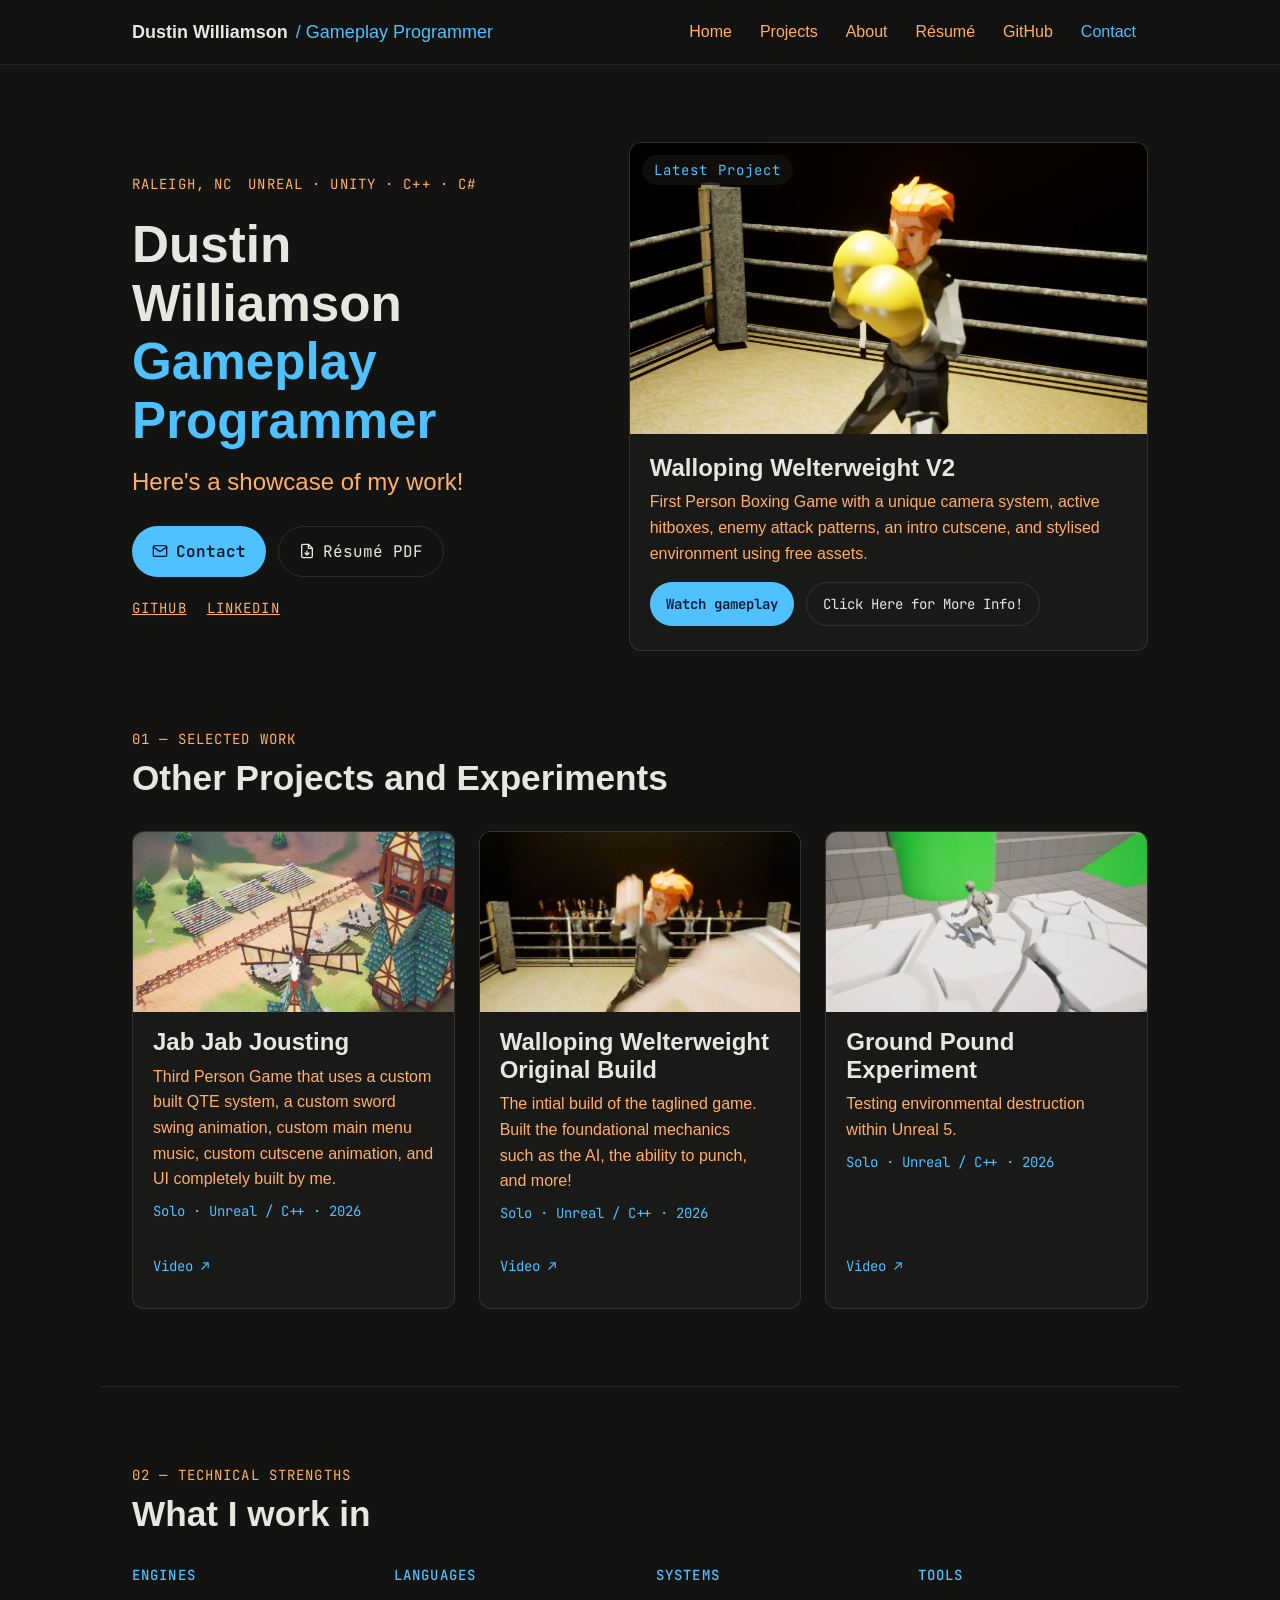
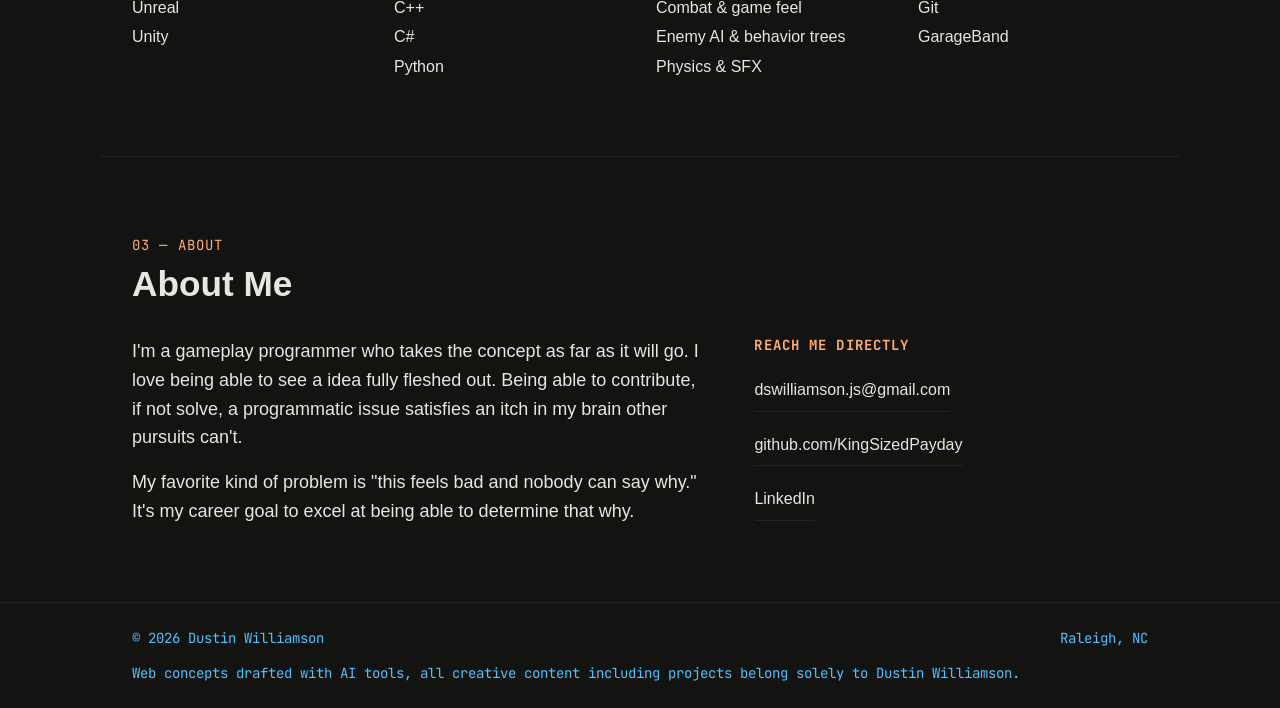
<file: index.html>
<!DOCTYPE html>
<html lang="en">
<head>
  <meta charset="UTF-8" />
  <meta name="viewport" content="width=device-width, initial-scale=1.0" />
  <title>Dustin Williamson — Gameplay Programmer</title>
  <meta name="description" content="Portfolio of Dustin Williamson, gameplay programmer. Unreal, Unity, C++, C#." />
  <link rel="icon" href="data:image/svg+xml,%3Csvg xmlns='http://www.w3.org/2000/svg' viewBox='0 0 32 32'%3E%3Crect width='32' height='32' rx='6' fill='%23131311'/%3E%3Ctext x='16' y='22' font-family='monospace' font-size='16' fill='%234FC1FF' text-anchor='middle'%3EDW%3C/text%3E%3C/svg%3E" />
  <link rel="preconnect" href="https://api.fontshare.com" />
  <link rel="preconnect" href="https://fonts.googleapis.com" />
  <link rel="preconnect" href="https://fonts.gstatic.com" crossorigin />
  <link href="https://api.fontshare.com/v2/css?f[]=clash-display@400,500,600&f[]=satoshi@400,500,700&display=swap" rel="stylesheet" />
  <link href="https://fonts.googleapis.com/css2?family=JetBrains+Mono:wght@400;600&display=swap" rel="stylesheet" />
  <link rel="stylesheet" href="css/styles.css" />
</head>
<body>
  <a class="skip-link" href="#main">Skip to content</a>

  <header class="site-header">
    <div class="container site-header__inner">
      <a class="brand" href="index.html">
        <span>Dustin Williamson</span>
        <span>/ Gameplay Programmer</span>
      </a>
      <button class="nav-toggle" data-nav-toggle aria-expanded="false" aria-controls="site-nav">
        <svg viewBox="0 0 24 24" fill="none" stroke="currentColor" stroke-width="2" stroke-linecap="round" aria-hidden="true"><path d="M4 7h16M4 12h16M4 17h16"/></svg>
        <span class="sr-only">Menu</span>
      </button>
      <nav class="site-nav" id="site-nav" data-nav aria-label="Main">
        <a href="index.html">Home</a>
        <a href="#work">Projects</a>
        <a href="#about">About</a>
        <a href="resume.pdf" download>Résumé</a>
        <a href="https://github.com/KingSizedPayday" target="_blank" rel="noopener">GitHub</a>
        <a class="nav-cta" href="mailto:dswilliamson.js@gmail.com">Contact</a>
      </nav>
    </div>
  </header>

  <main id="main">
    <!-- HERO -->
    <section class="hero container" aria-labelledby="hero-heading">
      <div class="hero__grid">
        <div>
          <p class="hero__kicker">
            <span class="mono-label">Raleigh, NC</span>
            <span class="mono-label">Unreal · Unity · C++ · C#</span>
          </p>
          <h1 id="hero-heading">Dustin Williamson<br /><span class="hero__role">Gameplay Programmer</span></h1>
          <p class="hero__tagline">Here's a showcase of my work!</p>
          <div class="hero__actions">
            <a class="btn btn--primary" href="mailto:dswilliamson.js@gmail.com">
              <svg width="16" height="16" viewBox="0 0 24 24" fill="none" stroke="currentColor" stroke-width="2" stroke-linecap="round" stroke-linejoin="round" aria-hidden="true"><path d="M4 4h16c1.1 0 2 .9 2 2v12c0 1.1-.9 2-2 2H4c-1.1 0-2-.9-2-2V6c0-1.1.9-2 2-2z"/><path d="m22 6-10 7L2 6"/></svg>
              Contact
            </a>
            <a class="btn btn--ghost" href="resume.pdf" download>
              <svg width="16" height="16" viewBox="0 0 24 24" fill="none" stroke="currentColor" stroke-width="2" stroke-linecap="round" stroke-linejoin="round" aria-hidden="true"><path d="M14 2H6a2 2 0 0 0-2 2v16a2 2 0 0 0 2 2h12a2 2 0 0 0 2-2V8z"/><path d="M14 2v6h6M12 18v-6M9 15l3 3 3-3"/></svg>
              Résumé PDF
            </a>
          </div>
          <p class="hero__meta mono-label">
            <a href="https://github.com/KingSizedPayday" target="_blank" rel="noopener" style="color:inherit">GitHub</a>
            <a href="https://www.linkedin.com/in/dustin-w-gamedev/" target="_blank" rel="noopener" style="color:inherit">LinkedIn</a>
          </p>
        </div>

        <!-- Walloping Welterweight Revision -->
        <article class="flagship" aria-label="Flagship project">
          <div class="flagship__media">
            <img src="assets/Walloping Welterweight Poster.png" alt="First Person Boxing Game with a unique camera system, active hitboxes, and enemy attack patterns." width="1672" height="940" />
            <span class="flagship__badge">Latest Project</span>
          </div>
          <div class="flagship__body">
            <h2>Walloping Welterweight V2</h2>
            <p class="flagship__contribution">First Person Boxing Game with a unique camera system, active hitboxes, enemy attack patterns, an intro cutscene, and stylised environment using free assets.</p>
            <div class="flagship__actions">
              <a class="btn btn--primary btn--sm" href="https://www.youtube.com/watch?v=kByJWmnYk9w" target="_blank" rel="noopener">Watch gameplay</a>
              <a class="btn btn--ghost btn--sm" href="project.html">Click Here for More Info!</a>
            </div>
          </div>
        </article>
      </div>
    </section>

    <!-- WORK GRID -->
    <section class="section container" id="work" aria-labelledby="work-heading">
      <div class="section-head">
        <p class="mono-label">01 — Selected work</p>
        <h2 id="work-heading">Other Projects and Experiments</h2>
      </div>
      <div class="work-grid">
        <article class="project-card">
          <div class="project-card__media">
            <img src="assets/Environment_Screenshot_Deer.png" alt="Third Person Game made for Game Tech 2 course using a custom built QTE system, a custom sword swing animation, and UI completely built by me" width="1672" height="940" loading="lazy" decoding="async" />
          </div>
          <div class="project-card__body">
            <h3 class="project-card__title"><a href="project-JabJabJousting.html">Jab Jab Jousting</a></h3>
            <p class="project-card__hook">Third Person Game that uses a custom built QTE system, a custom sword swing animation, custom main menu music, custom cutscene animation, and UI completely built by me.</p>
            <p class="project-card__meta">Solo · Unreal / C++ · 2026</p>
            <p class="project-card__links">
              <a href="https://www.youtube.com/watch?v=SP1Z68zv4Zo" target="_blank" rel="noopener">Video ↗</a>
            </p>
          </div>
        </article>

        <article class="project-card">
          <div class="project-card__media">
            <img src="assets/WW_OG.png" alt="Walloping Welterweight V1" width="1672" height="940" loading="lazy" decoding="async" />
          </div>
          <div class="project-card__body">
            <h3 class="project-card__title"><a href="project-WW-OG-Build.html">Walloping Welterweight Original Build</a></h3>
            <p class="project-card__hook">The intial build of the taglined game. Built the foundational mechanics such as the AI, the ability to punch, and more!</p>
            <p class="project-card__meta">Solo · Unreal / C++ · 2026</p>
            <p class="project-card__links">
              <a href="https://www.youtube.com/watch?v=U20_DVmMKRg" target="_blank" rel="noopener">Video ↗</a>
            </p>
          </div>
        </article>

        <article class="project-card">
          <div class="project-card__media">
            <img src="assets/GroundPound_Screenshot.png" alt="Environment Destruction Test through Ground Pound Experiement" width="1672" height="940" loading="lazy" decoding="async" />
          </div>
          <div class="project-card__body">
            <h3 class="project-card__title"><a href="project-groundpound.html">Ground Pound Experiment</a></h3>
            <p class="project-card__hook">Testing environmental destruction within Unreal 5.</p>
            <p class="project-card__meta">Solo · Unreal / C++ · 2026</p>
            <p class="project-card__links">
              <a href="https://www.youtube.com/watch?v=GkvfMj7K5Pw" target="_blank" rel="noopener">Video ↗</a>
            </p>
          </div>
        </article>
      </div>
    </section>

    <!-- SKILLS -->
    <section class="section container" aria-labelledby="skills-heading">
      <div class="section-head">
        <p class="mono-label">02 — Technical strengths</p>
        <h2 id="skills-heading">What I work in</h2>
      </div>
      <div class="skills-grid">
        <div>
          <h3>Engines</h3>
          <ul>
            <li>Unreal</li>
            <li>Unity</li>
          </ul>
        </div>
        <div>
          <h3>Languages</h3>
          <ul>
            <li>C++</li>
            <li>C#</li>
            <li>Python</li>
          </ul>
        </div>
        <div>
          <h3>Systems</h3>
          <ul>
            <li>Combat & game feel</li>
            <li>Enemy AI & behavior trees</li>
            <li>Physics & SFX</li>
          </ul>
        </div>
        <div>
          <h3>Tools</h3>
          <ul>
            <li>Git</li>
            <li>GarageBand</li>
          </ul>
        </div>
      </div>
    </section>

    <!-- ABOUT / CONTACT -->
    <section class="section container" id="about" aria-labelledby="about-heading">
      <div class="section-head">
        <p class="mono-label">03 — About</p>
        <h2 id="about-heading">About Me</h2>
      </div>
      <div class="about-grid">
        <div class="prose">
          <p>I'm a gameplay programmer who takes the concept as far as it will go. I love being able to see a idea fully fleshed out. Being able to contribute, if not solve, a programmatic issue satisfies an itch in my brain other pursuits can't.</p>
          <p>My favorite kind of problem is "this feels bad and nobody can say why." It's my career goal to excel at being able to determine that why.  </p>
        </div>
        <div>
          <h3 class="mono-label" style="margin-bottom: var(--space-4)">Reach me directly</h3>
          <ul class="contact-list">
            <li><a href="mailto:dswilliamson.js@gmail.com">dswilliamson.js@gmail.com</a></li>
            <li><a href="https://github.com/KingSizedPayday" target="_blank" rel="noopener">github.com/KingSizedPayday</a></li>
            <li><a href="https://www.linkedin.com/in/dustin-w-gamedev/" target="_blank" rel="noopener">LinkedIn</a></li>
          </ul>
        </div>
      </div>
    </section>
  </main>

  <footer class="site-footer">
    <div class="container site-footer__inner">
      <span>© 2026 Dustin Williamson</span>
      <span>Raleigh, NC</span>
      Web concepts drafted with AI tools, all creative content including projects belong solely to Dustin Williamson.
    </div>
  </footer>

  <script src="js/main.js" defer></script>
<script data-pplx-inline-edit>
(function () {
  if (window === window.top) return;

  // All responses go to window.top with targetOrigin = the allowlisted origin.
  function postToTrustedTop(message) {
    if (!trustedTopOrigin) return;
    try {
      window.top.postMessage(message, trustedTopOrigin);
    } catch (_error) {}
  }

  const PICK_CAPABILITIES = ["pick"];
  const PICK_CHAIN_LENGTH = 4;
  const PICK_MAX_TEXT_CHARS = 120;
  const PICK_MAX_HTML_CHARS = 300;

  function truncate(value, maxChars) {
    return value.length > maxChars ? value.slice(0, maxChars - 1) + "…" : value;
  }

  function isPickableElement(element) {
    return (
      element instanceof Element &&
      element !== document.documentElement &&
      element !== document.body
    );
  }

  function resolvePickTarget(x, y) {
    if (!Number.isFinite(x) || !Number.isFinite(y)) return null;
    const element = document.elementFromPoint(x, y);
    return isPickableElement(element) ? element.closest("svg") || element : null;
  }

  function pickLabel(element) {
    if (element.id) return element.localName + "#" + element.id;
    return [element.localName].concat(Array.from(element.classList).slice(0, 2)).join(".");
  }

  // Only attributes that help find the element in source. data-* values and URL
  // query strings or fragments can carry tokens.
  const PICK_ATTRIBUTES = new Set([
    "id",
    "class",
    "name",
    "type",
    "role",
    "alt",
    "aria-label",
    "href",
    "src",
  ]);

  function pickAttributeValue(attribute) {
    return attribute.name === "href" || attribute.name === "src"
      ? attribute.value.split(/[?#]/)[0]
      : attribute.value;
  }

  function describePickElement(element) {
    const chain = [];
    for (
      let current = element;
      isPickableElement(current) && chain.length < PICK_CHAIN_LENGTH;
      current = current.parentElement
    ) {
      chain.unshift(current);
    }
    const attributes = Array.from(element.attributes)
      .filter((attribute) => PICK_ATTRIBUTES.has(attribute.name))
      .map((attribute) => ` ${attribute.name}="${pickAttributeValue(attribute).replace(/"/g, "&quot;")}"`)
      .join("");
    const text = (element.innerText || element.textContent || "").replace(/\s+/g, " ").trim();
    return {
      chain: chain.map(pickLabel),
      html: truncate(`<${element.localName}${attributes}>`, PICK_MAX_HTML_CHARS),
      text: text ? truncate(text, PICK_MAX_TEXT_CHARS) : undefined,
    };
  }

  // Hover asks once per frame, and innerText on a large section forces layout,
  // so only the rect is re-read while the pointer stays on the same element.
  // Clicks ask for fresh details since the page may have changed the element.
  let lastPick = null;

  function describePickTarget(element, fresh) {
    if (fresh || lastPick?.element !== element) {
      lastPick = { element, details: describePickElement(element) };
    }
    const rect = element.getBoundingClientRect();
    return {
      rect: { x: rect.left, y: rect.top, width: rect.width, height: rect.height },
      ...lastPick.details,
    };
  }

  function inlineAll(original, clone) {
    if (original.nodeType !== 1 || clone.nodeType !== 1) return;

    try {
      const computedStyle = getComputedStyle(original);
      // cssText on a computed style is the serialized declaration in modern
      // Chromium/Safari — a single read beats enumerating ~400 longhand
      // properties. Firefox returns "" here, so :/
      const serialized = computedStyle.cssText;
      if (serialized) {
        clone.style.cssText = serialized;
      } else {
        const parts = new Array(computedStyle.length);
        for (let index = 0; index < computedStyle.length; index += 1) {
          const property = computedStyle[index];
          parts[index] = `${property}:${computedStyle.getPropertyValue(property)};`;
        }
        clone.style.cssText = parts.join("");
      }
    } catch (_error) {}

    const originalChildren = original.children;
    const clonedChildren = clone.children;
    for (
      let index = 0;
      index < originalChildren.length && index < clonedChildren.length;
      index += 1
    ) {
      inlineAll(originalChildren[index], clonedChildren[index]);
    }
  }

  function extractFontUrl(srcValue) {
    const matches = [
      ...srcValue.matchAll(
        /url\(["']?([^"')]+)["']?\)(?:\s*format\(["']?([^"')]+)["']?\))?/gi,
      ),
    ];
    if (matches.length === 0) return null;
    const woff2 = matches.find((m) => m[2] && m[2].toLowerCase().includes("woff2"));
    if (woff2) return woff2[1];
    const woff = matches.find((m) => m[2] && m[2].toLowerCase().includes("woff"));
    if (woff) return woff[1];
    return matches[0][1];
  }

  // Cache resolved font URL -> data URI across captures. Fonts on a page
  // essentially never change, and a batch run emits multiple captures back to
  // back — without this it'd refetch + re-base64 every time.
  const fontDataUriCache = new Map();
  const SRC_DECLARATION_RE = /src\s*:\s*[^;}]+/i;

  async function fetchAsDataUri(url) {
    if (fontDataUriCache.has(url)) return fontDataUriCache.get(url);
    let dataUri = null;
    try {
      const response = await fetch(url, { mode: "cors", credentials: "omit" });
      if (response.ok) {
        const blob = await response.blob();
        if (blob.size <= MAX_FONT_BYTES) {
          dataUri = await new Promise((resolve) => {
            const reader = new FileReader();
            reader.onloadend = () =>
              resolve(typeof reader.result === "string" ? reader.result : null);
            reader.onerror = () => resolve(null);
            reader.readAsDataURL(blob);
          });
        }
      }
    } catch (_error) {
      dataUri = null;
    }
    fontDataUriCache.set(url, dataUri);
    return dataUri;
  }

  function collectFontFaceRuleTexts() {
    const rules = [];
    for (const sheet of document.styleSheets) {
      let cssRules;
      try {
        cssRules = sheet.cssRules;
      } catch (_error) {
        continue;
      }
      if (!cssRules) continue;
      for (const rule of cssRules) {
        const cssText = rule.cssText || "";
        if (cssText.startsWith("@font-face")) rules.push(cssText);
      }
    }
    return rules;
  }

  async function buildInlinedFontCss() {
    const ruleTexts = collectFontFaceRuleTexts();
    if (ruleTexts.length === 0) return null;

    const resolved = ruleTexts.map((cssText) => {
      if (!SRC_DECLARATION_RE.test(cssText)) return null;
      const srcMatch = cssText.match(/src\s*:\s*([^;}]+)[;}]/i);
      if (!srcMatch) return null;
      const url = extractFontUrl(srcMatch[1]);
      if (!url) return null;
      try {
        return { cssText, url: new URL(url, document.baseURI).href };
      } catch (_error) {
        return null;
      }
    });

    const dataUris = await Promise.all(
      resolved.map((entry) => (entry ? fetchAsDataUri(entry.url) : Promise.resolve(null))),
    );

    const inlined = [];
    let totalBytes = 0;
    for (let index = 0; index < resolved.length; index += 1) {
      const entry = resolved[index];
      const dataUri = dataUris[index];
      if (!entry || !dataUri) continue;
      const approxBytes = dataUri.length * 0.75;
      if (totalBytes + approxBytes > MAX_TOTAL_FONT_BYTES) break;
      totalBytes += approxBytes;
      inlined.push(entry.cssText.replace(SRC_DECLARATION_RE, `src: url("${dataUri}")`));
    }
    return inlined.length > 0 ? inlined.join("\n") : null;
  }

  function stripExternal(clone) {
    const images = clone.querySelectorAll("img");
    for (let index = 0; index < images.length; index += 1) {
      const src = images[index].getAttribute("src");
      if (src && !src.startsWith("data:")) images[index].removeAttribute("src");
    }

    const elements = clone.querySelectorAll("*");
    for (let index = 0; index < elements.length; index += 1) {
      const style = elements[index].style.cssText;
      if (style && style.includes("url(")) {
        elements[index].style.cssText = style.replace(
          /url\(["']?(?!data:)[^)"']*["']?\)/gi,
          "none",
        );
      }
    }
  }

  function emitScroll() {
    scrollRaf = 0;
    if (!scrollForwarding) return;
    postToTrustedTop({
      type: "INLINE_EDIT_SCROLL",
      scrollX: window.scrollX,
      scrollY: window.scrollY,
      capabilities: PICK_CAPABILITIES,
    });
  }

  window.addEventListener(
    "scroll",
    function () {
      if (!scrollForwarding || scrollRaf) return;
      scrollRaf = requestAnimationFrame(emitScroll);
    },
    { passive: true, capture: true },
  );

  async function handleCaptureRequest(event) {
    const requestId = event.data.requestId;
    const scrollX = window.scrollX;
    const scrollY = window.scrollY;
    const width = window.innerWidth;
    const height = window.innerHeight;

    function postResult(dataUrl) {
      postToTrustedTop({
        type: "INLINE_EDIT_SCREENSHOT_RESULT",
        requestId,
        dataUrl,
        scrollX,
        scrollY,
      });
    }

    try {
      // Wait for any pending web fonts to resolve so both inline metrics and
      // the @font-face inlining below see the same loaded faces.
      if (document.fonts && document.fonts.ready) {
        try {
          await document.fonts.ready;
        } catch (_error) {}
      }

      const clone = document.documentElement.cloneNode(true);
      inlineAll(document.documentElement, clone);

      const removedNodes = clone.querySelectorAll("script,link[rel=\"stylesheet\"],style");
      for (let index = 0; index < removedNodes.length; index += 1) {
        removedNodes[index].remove();
      }

      stripExternal(clone);

      // Re-embed web fonts as data-URI @font-face rules so the SVG rasterizer
      // can resolve them — external font URLs aren't fetched during
      // foreignObject rendering, which would otherwise force a fallback face
      // and change text metrics.
      const inlinedFontCss = await buildInlinedFontCss();
      if (inlinedFontCss) {
        const styleEl = document.createElement("style");
        styleEl.textContent = inlinedFontCss;
        const head = clone.querySelector("head");
        if (head) head.appendChild(styleEl);
        else clone.insertBefore(styleEl, clone.firstChild);
      }

      const html = new XMLSerializer().serializeToString(clone);
      const svg =
        `<svg xmlns="http://www.w3.org/2000/svg" width="${width}" height="${height}">` +
        '<foreignObject width="100%" height="100%">' +
        `<div xmlns="http://www.w3.org/1999/xhtml" style="width:${width}px;height:${height}px;overflow:hidden">` +
        `<div style="position:relative;left:-${scrollX}px;top:-${scrollY}px">` +
        html +
        "</div></div></foreignObject></svg>";
      const svgUrl = `data:image/svg+xml;charset=utf-8,${encodeURIComponent(svg)}`;
      const image = new Image();
      image.onload = function () {
        const canvas = document.createElement("canvas");
        canvas.width = width;
        canvas.height = height;
        canvas.getContext("2d").drawImage(image, 0, 0);
        postResult(canvas.toDataURL("image/png"));
      };
      image.onerror = function () {
        postResult(null);
      };
      image.src = svgUrl;
    } catch (_error) {
      postResult(null);
    }
  }

  window.addEventListener("message", function (event) {
    if (!event.data) return;
    // Only accept messages from the direct parent frame. Blocks sibling /
    // unrelated-window postMessage senders that could otherwise reach.
    if (event.source !== window.parent) return;

    const trustedParentOrigin = getTrustedParentOrigin(event);
    if (!trustedParentOrigin) return;
    trustedTopOrigin = trustedParentOrigin;

    if (event.data.type === "INLINE_EDIT_PICK") {
      const element = resolvePickTarget(event.data.x, event.data.y);
      postToTrustedTop({
        type: "INLINE_EDIT_PICK_RESULT",
        seq: event.data.seq,
        target: element ? describePickTarget(element, event.data.fresh === true) : null,
      });
      return;
    }

    if (event.data.type === "INLINE_EDIT_SCROLL_START") {
      scrollForwarding = true;
      emitScroll();
      return;
    }

    if (event.data.type === "INLINE_EDIT_SCROLL_STOP") {
      scrollForwarding = false;
      if (scrollRaf) cancelAnimationFrame(scrollRaf);
      scrollRaf = 0;
      return;
    }

    if (event.data.type === "INLINE_EDIT_SCROLL_BY") {
      const { deltaX, deltaY, deltaMode } = event.data;
      if (!scrollForwarding || !Number.isFinite(deltaX) || !Number.isFinite(deltaY)) return;
      if (deltaMode !== 0 && deltaMode !== 1 && deltaMode !== 2) return;
      const lineHeight =
        parseFloat(getComputedStyle(document.documentElement).lineHeight) || DEFAULT_LINE_HEIGHT;
      const scaleX = deltaMode === 1 ? lineHeight : deltaMode === 2 ? window.innerWidth : 1;
      const scaleY = deltaMode === 1 ? lineHeight : deltaMode === 2 ? window.innerHeight : 1;
      // The selection overlay receives the wheel event instead of this iframe.
      // Instant scrolling preserves trackpad deltas even on smooth-scroll sites.
      window.scrollBy({ left: deltaX * scaleX, top: deltaY * scaleY, behavior: "instant" });
      emitScroll();
      return;
    }

    if (event.data.type !== "INLINE_EDIT_CAPTURE_REQUEST") return;

    handleCaptureRequest(event);
  });
})();


</script></body>
</html>
</file>
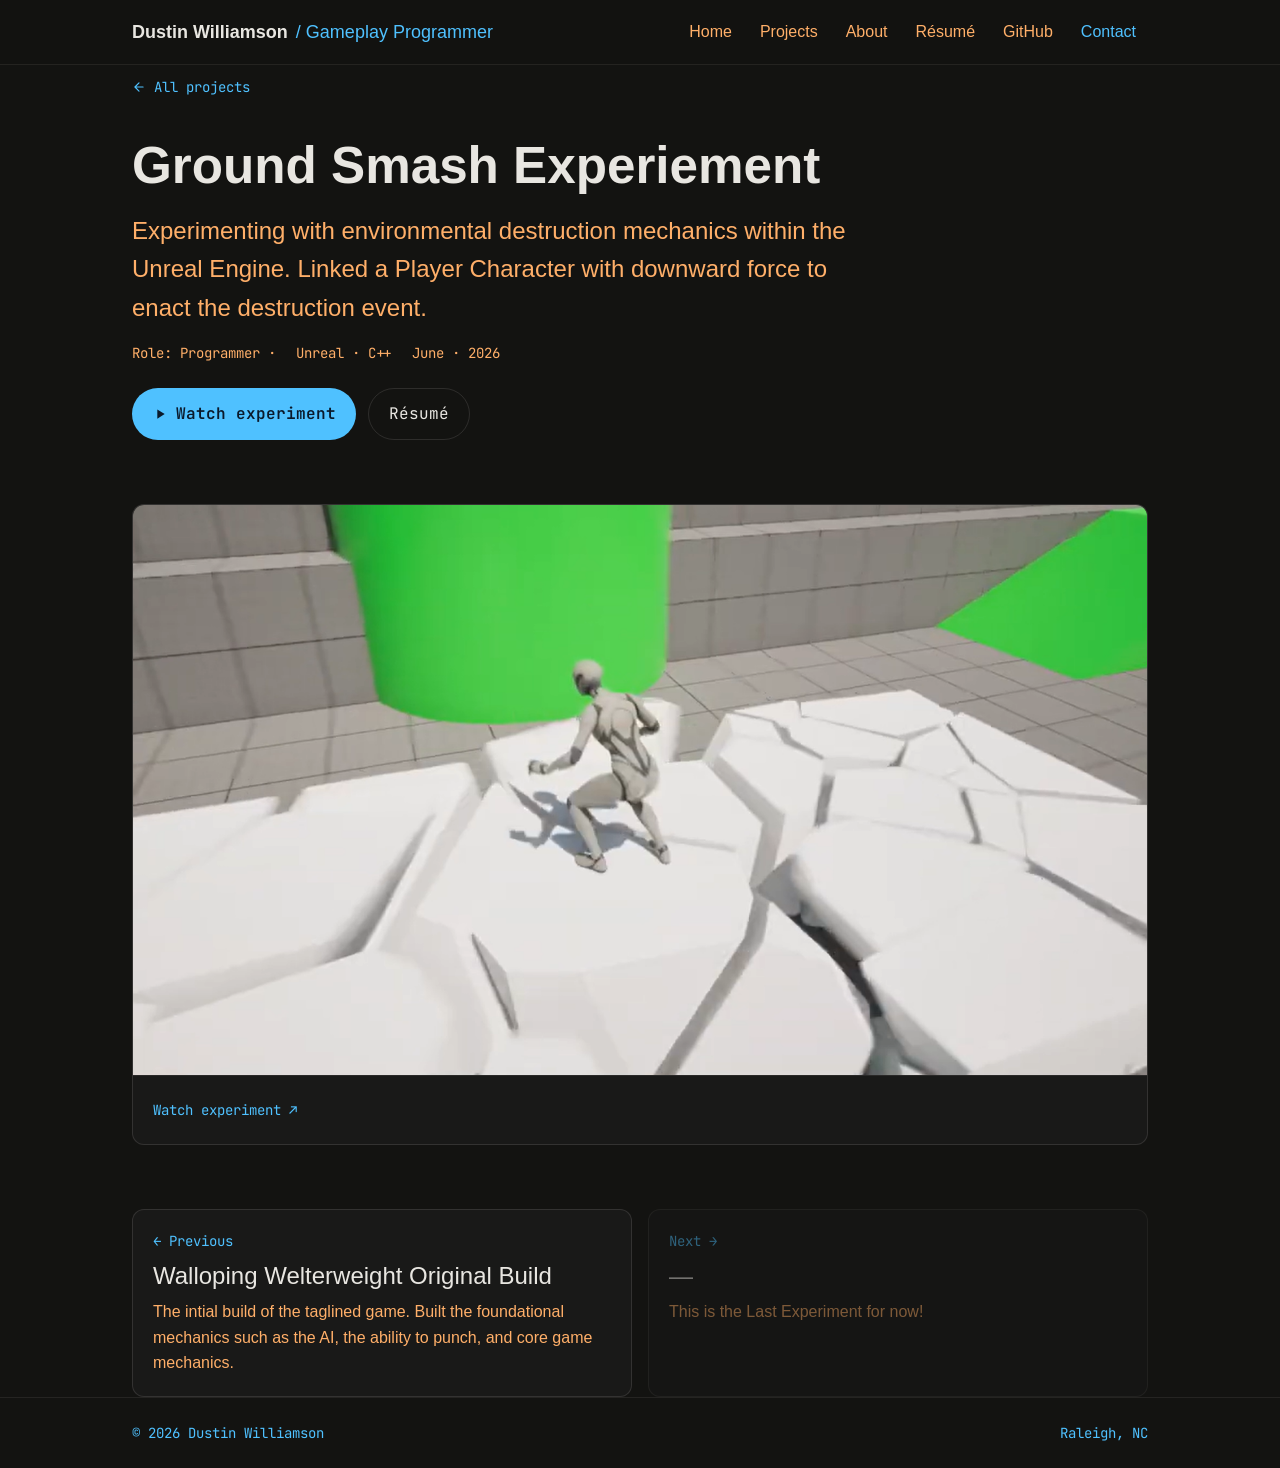
<file: project-groundpound.html>
<!DOCTYPE html>
<html lang="en">
<head>
  <meta charset="UTF-8" />
  <meta name="viewport" content="width=device-width, initial-scale=1.0" />
  <title>Ground Pound Experiment · Dustin Williamson</title>
  <meta name="description" content="Ground Smash Experiement in Unreal" />
  <link rel="icon" href="data:image/svg+xml,%3Csvg xmlns='http://www.w3.org/2000/svg' viewBox='0 0 32 32'%3E%3Crect width='32' height='32' rx='6' fill='%23131311'/%3E%3Ctext x='16' y='22' font-family='monospace' font-size='16' fill='%234FC1FF' text-anchor='middle'%3EDW%3C/text%3E%3C/svg%3E" />
  <link rel="preconnect" href="https://api.fontshare.com" />
  <link rel="preconnect" href="https://fonts.googleapis.com" />
  <link rel="preconnect" href="https://fonts.gstatic.com" crossorigin />
  <link href="https://api.fontshare.com/v2/css?f[]=clash-display@400,500,600&f[]=satoshi@400,500,700&display=swap" rel="stylesheet" />
  <link href="https://fonts.googleapis.com/css2?family=JetBrains+Mono:wght@400;600&display=swap" rel="stylesheet" />
  <link rel="stylesheet" href="css/styles.css" />
</head>
<body>
  <a class="skip-link" href="#main">Skip to content</a>

  <header class="site-header">
    <div class="container site-header__inner">
      <a class="brand" href="index.html">
        <span>Dustin Williamson</span>
        <span>/ Gameplay Programmer</span>
      </a>
      <button class="nav-toggle" data-nav-toggle aria-expanded="false" aria-controls="site-nav">
        <svg viewBox="0 0 24 24" fill="none" stroke="currentColor" stroke-width="2" stroke-linecap="round" aria-hidden="true"><path d="M4 7h16M4 12h16M4 17h16"/></svg>
        <span class="sr-only">Menu</span>
      </button>
      <nav class="site-nav" id="site-nav" data-nav aria-label="Main">
        <a href="index.html">Home</a>
        <a href="#work">Projects</a>
        <a href="#about">About</a>
        <a href="resume.pdf" download>Résumé</a>
        <a href="https://github.com/KingSizedPayday" target="_blank" rel="noopener">GitHub</a>
        <a class="nav-cta" href="mailto:dswilliamson.js@gmail.com">Contact</a>
      </nav>
    </div>
  </header>

  <main id="main">
    <div class="container">
      <a class="breadcrumb" href="index.html#work">
        <svg width="14" height="14" viewBox="0 0 24 24" fill="none" stroke="currentColor" stroke-width="2" stroke-linecap="round" stroke-linejoin="round" aria-hidden="true"><path d="M19 12H5M12 19l-7-7 7-7"/></svg>
        All projects
      </a>
      <section class="project-header" aria-labelledby="project-title">
        <h1 id="project-title">Ground Smash Experiement</h1>
        <p class="lede">Experimenting with environmental destruction mechanics within the Unreal Engine. Linked a Player Character with downward force to enact the destruction event.</p>
        <div style="margin-top: 15px;"></div>
        <div class="project-header__meta">
          <span>Role: Programmer ·</span>
          <span>Unreal · C++</span>
          <span>June · 2026</span>
        </div>
        <div class="project-header__actions">
          <a class="btn btn--primary" href="https://www.youtube.com/watch?v=GkvfMj7K5Pw" target="_blank" rel="noopener">
            <svg width="16" height="16" viewBox="0 0 24 24" fill="currentColor" aria-hidden="true"><path d="M8 5.14v14l11-7-11-7z"/></svg>
            Watch experiment
          </a>
          <a class="btn btn--ghost" href="resume.pdf" download>Résumé</a>
        </div>
      </section>
      <!-- GAMEPLAY VIDEO (non-playable project) -->
      <div class="playable">
        <div class="playable__frame">
          <div class="playable__poster">
            <img src="assets/GroundPound_Screenshot.png" alt="" aria-hidden="true" />
            <div class="playable__poster-content">
            </div>
          </div>
        </div>
        <div class="playable__bar">
          <a href="https://www.youtube.com/watch?v=GkvfMj7K5Pw" target="_blank" rel="noopener">Watch experiment ↗</a>
        </div>
      </div>

      <!-- PREV / NEXT -->
      <nav class="prev-next" aria-label="Project navigation">
        <a href="project-WW-OG-Build.html">
          <span class="dir">← Previous</span>
          <span class="title">Walloping Welterweight Original Build</span>
          <span class="hook">The intial build of the taglined game. Built the foundational mechanics such as the AI, the ability to punch, and core game mechanics.</span>
        </a>
        <a href="project.html" aria-disabled="true">
          <span class="dir">Next →</span>
          <span class="title">—</span>
          <span class="hook">This is the Last Experiment for now!</span>
        </a>
      </nav>
    </div>
  </main>

  <footer class="site-footer">
    <div class="container site-footer__inner">
      <span>© 2026 Dustin Williamson</span>
      <span>Raleigh, NC</span>
    </div>
  </footer>

  <script src="js/main.js" defer></script>
<script data-pplx-inline-edit>
(function () {
  if (window === window.top) return;

  // All responses go to window.top with targetOrigin = the allowlisted origin.
  function postToTrustedTop(message) {
    if (!trustedTopOrigin) return;
    try {
      window.top.postMessage(message, trustedTopOrigin);
    } catch (_error) {}
  }

  const PICK_CAPABILITIES = ["pick"];
  const PICK_CHAIN_LENGTH = 4;
  const PICK_MAX_TEXT_CHARS = 120;
  const PICK_MAX_HTML_CHARS = 300;

  function truncate(value, maxChars) {
    return value.length > maxChars ? value.slice(0, maxChars - 1) + "…" : value;
  }

  function isPickableElement(element) {
    return (
      element instanceof Element &&
      element !== document.documentElement &&
      element !== document.body
    );
  }

  function resolvePickTarget(x, y) {
    if (!Number.isFinite(x) || !Number.isFinite(y)) return null;
    const element = document.elementFromPoint(x, y);
    return isPickableElement(element) ? element.closest("svg") || element : null;
  }

  function pickLabel(element) {
    if (element.id) return element.localName + "#" + element.id;
    return [element.localName].concat(Array.from(element.classList).slice(0, 2)).join(".");
  }

  // Only attributes that help find the element in source. data-* values and URL
  // query strings or fragments can carry tokens.
  const PICK_ATTRIBUTES = new Set([
    "id",
    "class",
    "name",
    "type",
    "role",
    "alt",
    "aria-label",
    "href",
    "src",
  ]);

  function pickAttributeValue(attribute) {
    return attribute.name === "href" || attribute.name === "src"
      ? attribute.value.split(/[?#]/)[0]
      : attribute.value;
  }

  function describePickElement(element) {
    const chain = [];
    for (
      let current = element;
      isPickableElement(current) && chain.length < PICK_CHAIN_LENGTH;
      current = current.parentElement
    ) {
      chain.unshift(current);
    }
    const attributes = Array.from(element.attributes)
      .filter((attribute) => PICK_ATTRIBUTES.has(attribute.name))
      .map((attribute) => ` ${attribute.name}="${pickAttributeValue(attribute).replace(/"/g, "&quot;")}"`)
      .join("");
    const text = (element.innerText || element.textContent || "").replace(/\s+/g, " ").trim();
    return {
      chain: chain.map(pickLabel),
      html: truncate(`<${element.localName}${attributes}>`, PICK_MAX_HTML_CHARS),
      text: text ? truncate(text, PICK_MAX_TEXT_CHARS) : undefined,
    };
  }

  // Hover asks once per frame, and innerText on a large section forces layout,
  // so only the rect is re-read while the pointer stays on the same element.
  // Clicks ask for fresh details since the page may have changed the element.
  let lastPick = null;

  function describePickTarget(element, fresh) {
    if (fresh || lastPick?.element !== element) {
      lastPick = { element, details: describePickElement(element) };
    }
    const rect = element.getBoundingClientRect();
    return {
      rect: { x: rect.left, y: rect.top, width: rect.width, height: rect.height },
      ...lastPick.details,
    };
  }

  function inlineAll(original, clone) {
    if (original.nodeType !== 1 || clone.nodeType !== 1) return;

    try {
      const computedStyle = getComputedStyle(original);
      // cssText on a computed style is the serialized declaration in modern
      // Chromium/Safari — a single read beats enumerating ~400 longhand
      // properties. Firefox returns "" here, so we fall back on empty.
      const serialized = computedStyle.cssText;
      if (serialized) {
        clone.style.cssText = serialized;
      } else {
        const parts = new Array(computedStyle.length);
        for (let index = 0; index < computedStyle.length; index += 1) {
          const property = computedStyle[index];
          parts[index] = `${property}:${computedStyle.getPropertyValue(property)};`;
        }
        clone.style.cssText = parts.join("");
      }
    } catch (_error) {}

    const originalChildren = original.children;
    const clonedChildren = clone.children;
    for (
      let index = 0;
      index < originalChildren.length && index < clonedChildren.length;
      index += 1
    ) {
      inlineAll(originalChildren[index], clonedChildren[index]);
    }
  }

  function extractFontUrl(srcValue) {
    const matches = [
      ...srcValue.matchAll(
        /url\(["']?([^"')]+)["']?\)(?:\s*format\(["']?([^"')]+)["']?\))?/gi,
      ),
    ];
    if (matches.length === 0) return null;
    const woff2 = matches.find((m) => m[2] && m[2].toLowerCase().includes("woff2"));
    if (woff2) return woff2[1];
    const woff = matches.find((m) => m[2] && m[2].toLowerCase().includes("woff"));
    if (woff) return woff[1];
    return matches[0][1];
  }

  // Cache resolved font URL -> data URI across captures. Fonts on a page
  // essentially never change, and a batch run emits multiple captures back to
  // back — without this we'd refetch + re-base64 every time.
  const fontDataUriCache = new Map();
  const SRC_DECLARATION_RE = /src\s*:\s*[^;}]+/i;

  async function fetchAsDataUri(url) {
    if (fontDataUriCache.has(url)) return fontDataUriCache.get(url);
    let dataUri = null;
    try {
      const response = await fetch(url, { mode: "cors", credentials: "omit" });
      if (response.ok) {
        const blob = await response.blob();
        if (blob.size <= MAX_FONT_BYTES) {
          dataUri = await new Promise((resolve) => {
            const reader = new FileReader();
            reader.onloadend = () =>
              resolve(typeof reader.result === "string" ? reader.result : null);
            reader.onerror = () => resolve(null);
            reader.readAsDataURL(blob);
          });
        }
      }
    } catch (_error) {
      dataUri = null;
    }
    fontDataUriCache.set(url, dataUri);
    return dataUri;
  }

  function collectFontFaceRuleTexts() {
    const rules = [];
    for (const sheet of document.styleSheets) {
      let cssRules;
      try {
        cssRules = sheet.cssRules;
      } catch (_error) {
        continue;
      }
      if (!cssRules) continue;
      for (const rule of cssRules) {
        const cssText = rule.cssText || "";
        if (cssText.startsWith("@font-face")) rules.push(cssText);
      }
    }
    return rules;
  }

  async function buildInlinedFontCss() {
    const ruleTexts = collectFontFaceRuleTexts();
    if (ruleTexts.length === 0) return null;

    const resolved = ruleTexts.map((cssText) => {
      if (!SRC_DECLARATION_RE.test(cssText)) return null;
      const srcMatch = cssText.match(/src\s*:\s*([^;}]+)[;}]/i);
      if (!srcMatch) return null;
      const url = extractFontUrl(srcMatch[1]);
      if (!url) return null;
      try {
        return { cssText, url: new URL(url, document.baseURI).href };
      } catch (_error) {
        return null;
      }
    });

    const dataUris = await Promise.all(
      resolved.map((entry) => (entry ? fetchAsDataUri(entry.url) : Promise.resolve(null))),
    );

    const inlined = [];
    let totalBytes = 0;
    for (let index = 0; index < resolved.length; index += 1) {
      const entry = resolved[index];
      const dataUri = dataUris[index];
      if (!entry || !dataUri) continue;
      const approxBytes = dataUri.length * 0.75;
      if (totalBytes + approxBytes > MAX_TOTAL_FONT_BYTES) break;
      totalBytes += approxBytes;
      inlined.push(entry.cssText.replace(SRC_DECLARATION_RE, `src: url("${dataUri}")`));
    }
    return inlined.length > 0 ? inlined.join("\n") : null;
  }

  function stripExternal(clone) {
    const images = clone.querySelectorAll("img");
    for (let index = 0; index < images.length; index += 1) {
      const src = images[index].getAttribute("src");
      if (src && !src.startsWith("data:")) images[index].removeAttribute("src");
    }

    const elements = clone.querySelectorAll("*");
    for (let index = 0; index < elements.length; index += 1) {
      const style = elements[index].style.cssText;
      if (style && style.includes("url(")) {
        elements[index].style.cssText = style.replace(
          /url\(["']?(?!data:)[^)"']*["']?\)/gi,
          "none",
        );
      }
    }
  }

  function emitScroll() {
    scrollRaf = 0;
    if (!scrollForwarding) return;
    postToTrustedTop({
      type: "INLINE_EDIT_SCROLL",
      scrollX: window.scrollX,
      scrollY: window.scrollY,
      capabilities: PICK_CAPABILITIES,
    });
  }

  window.addEventListener(
    "scroll",
    function () {
      if (!scrollForwarding || scrollRaf) return;
      scrollRaf = requestAnimationFrame(emitScroll);
    },
    { passive: true, capture: true },
  );

  async function handleCaptureRequest(event) {
    const requestId = event.data.requestId;
    const scrollX = window.scrollX;
    const scrollY = window.scrollY;
    const width = window.innerWidth;
    const height = window.innerHeight;

    function postResult(dataUrl) {
      postToTrustedTop({
        type: "INLINE_EDIT_SCREENSHOT_RESULT",
        requestId,
        dataUrl,
        scrollX,
        scrollY,
      });
    }

    try {
      // Wait for any pending web fonts to resolve so both inline metrics and
      // the @font-face inlining below see the same loaded faces.
      if (document.fonts && document.fonts.ready) {
        try {
          await document.fonts.ready;
        } catch (_error) {}
      }

      const clone = document.documentElement.cloneNode(true);
      inlineAll(document.documentElement, clone);

      const removedNodes = clone.querySelectorAll("script,link[rel=\"stylesheet\"],style");
      for (let index = 0; index < removedNodes.length; index += 1) {
        removedNodes[index].remove();
      }

      stripExternal(clone);

      // Re-embed web fonts as data-URI @font-face rules so the SVG rasterizer
      // can resolve them — external font URLs aren't fetched during
      // foreignObject rendering, which would otherwise force a fallback face
      // and change text metrics.
      const inlinedFontCss = await buildInlinedFontCss();
      if (inlinedFontCss) {
        const styleEl = document.createElement("style");
        styleEl.textContent = inlinedFontCss;
        const head = clone.querySelector("head");
        if (head) head.appendChild(styleEl);
        else clone.insertBefore(styleEl, clone.firstChild);
      }

      const html = new XMLSerializer().serializeToString(clone);
      const svg =
        `<svg xmlns="http://www.w3.org/2000/svg" width="${width}" height="${height}">` +
        '<foreignObject width="100%" height="100%">' +
        `<div xmlns="http://www.w3.org/1999/xhtml" style="width:${width}px;height:${height}px;overflow:hidden">` +
        `<div style="position:relative;left:-${scrollX}px;top:-${scrollY}px">` +
        html +
        "</div></div></foreignObject></svg>";
      const svgUrl = `data:image/svg+xml;charset=utf-8,${encodeURIComponent(svg)}`;
      const image = new Image();
      image.onload = function () {
        const canvas = document.createElement("canvas");
        canvas.width = width;
        canvas.height = height;
        canvas.getContext("2d").drawImage(image, 0, 0);
        postResult(canvas.toDataURL("image/png"));
      };
      image.onerror = function () {
        postResult(null);
      };
      image.src = svgUrl;
    } catch (_error) {
      postResult(null);
    }
  }

  window.addEventListener("message", function (event) {
    if (!event.data) return;
    // Only accept messages from the direct parent frame. Blocks sibling /
    // unrelated-window postMessage senders that could otherwise reach us.
    if (event.source !== window.parent) return;

    const trustedParentOrigin = getTrustedParentOrigin(event);
    if (!trustedParentOrigin) return;
    trustedTopOrigin = trustedParentOrigin;

    if (event.data.type === "INLINE_EDIT_PICK") {
      const element = resolvePickTarget(event.data.x, event.data.y);
      postToTrustedTop({
        type: "INLINE_EDIT_PICK_RESULT",
        seq: event.data.seq,
        target: element ? describePickTarget(element, event.data.fresh === true) : null,
      });
      return;
    }

    if (event.data.type === "INLINE_EDIT_SCROLL_START") {
      scrollForwarding = true;
      emitScroll();
      return;
    }

    if (event.data.type === "INLINE_EDIT_SCROLL_STOP") {
      scrollForwarding = false;
      if (scrollRaf) cancelAnimationFrame(scrollRaf);
      scrollRaf = 0;
      return;
    }

    if (event.data.type === "INLINE_EDIT_SCROLL_BY") {
      const { deltaX, deltaY, deltaMode } = event.data;
      if (!scrollForwarding || !Number.isFinite(deltaX) || !Number.isFinite(deltaY)) return;
      if (deltaMode !== 0 && deltaMode !== 1 && deltaMode !== 2) return;
      const lineHeight =
        parseFloat(getComputedStyle(document.documentElement).lineHeight) || DEFAULT_LINE_HEIGHT;
      const scaleX = deltaMode === 1 ? lineHeight : deltaMode === 2 ? window.innerWidth : 1;
      const scaleY = deltaMode === 1 ? lineHeight : deltaMode === 2 ? window.innerHeight : 1;
      // The selection overlay receives the wheel event instead of this iframe.
      // Instant scrolling preserves trackpad deltas even on smooth-scroll sites.
      window.scrollBy({ left: deltaX * scaleX, top: deltaY * scaleY, behavior: "instant" });
      emitScroll();
      return;
    }

    if (event.data.type !== "INLINE_EDIT_CAPTURE_REQUEST") return;

    handleCaptureRequest(event);
  });
})();


</script></body>
</html>
</file>
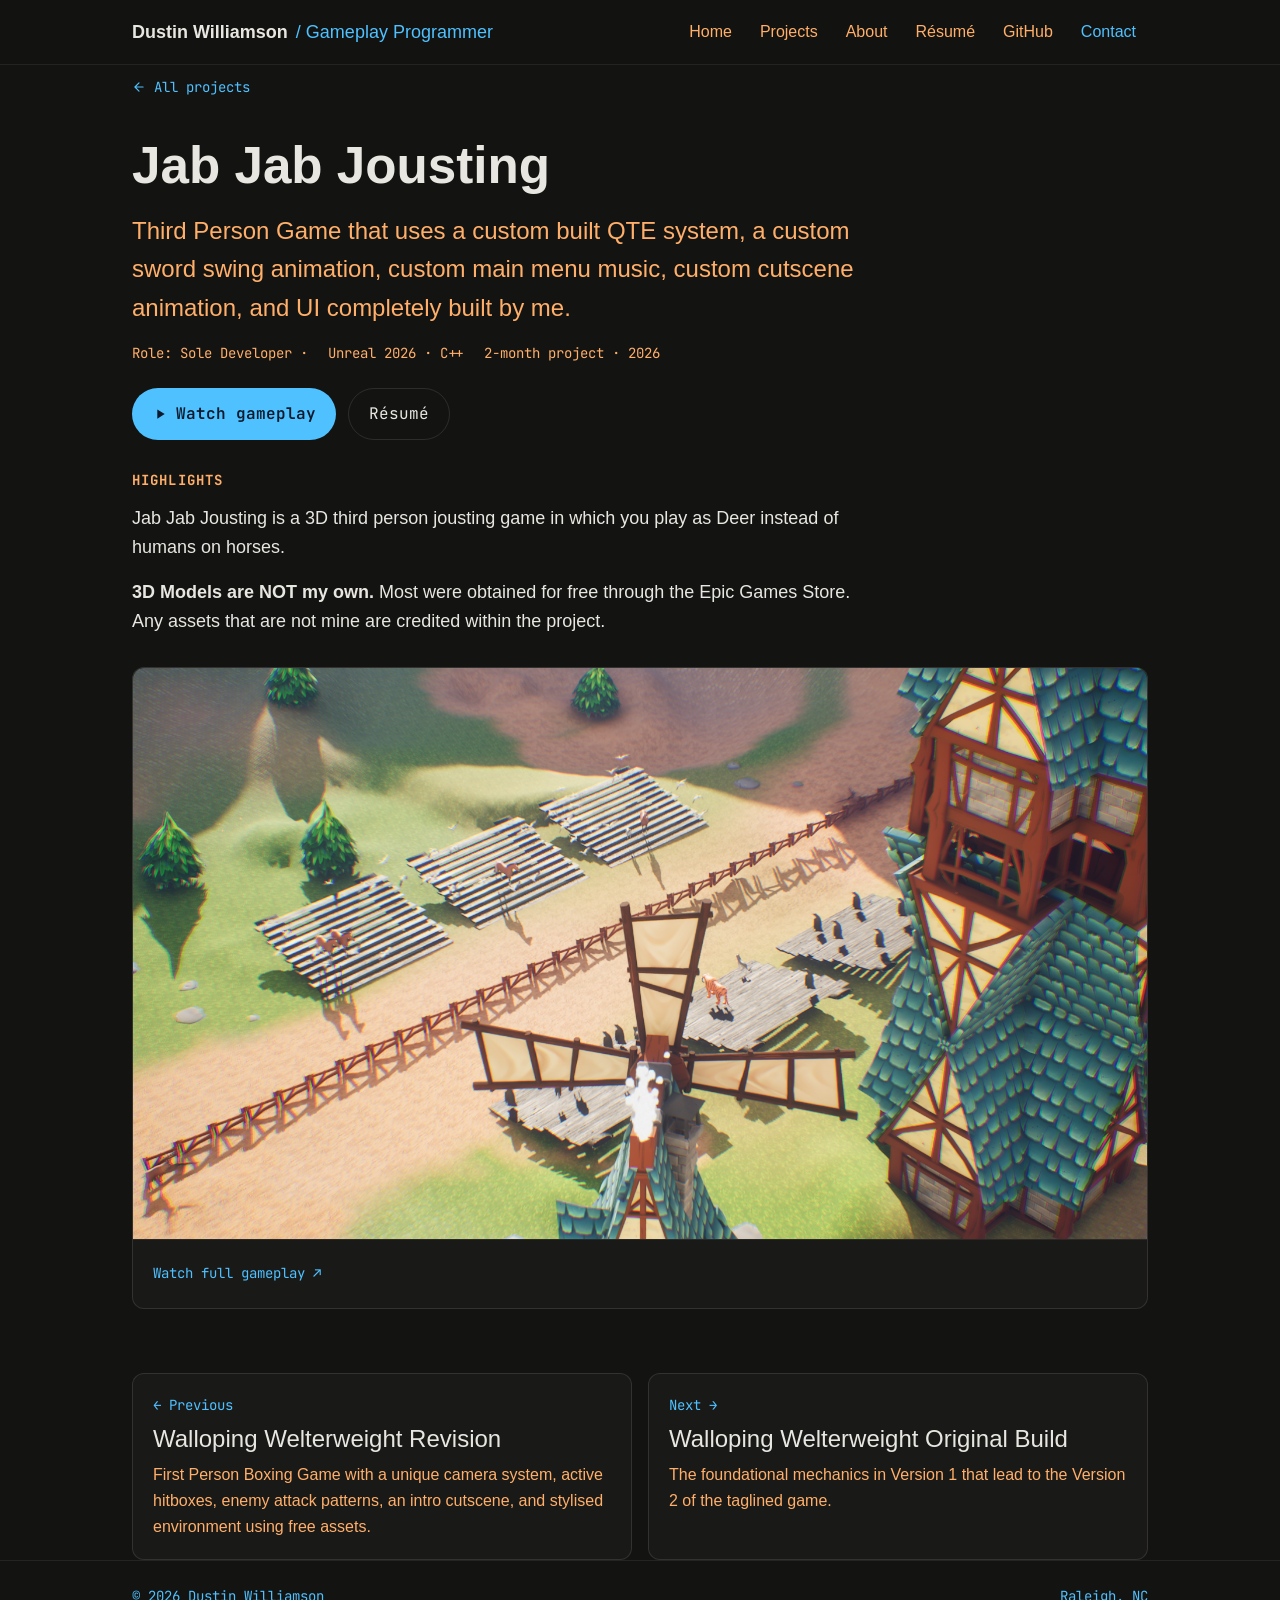
<file: project-JabJabJousting.html>
<!DOCTYPE html>
<html lang="en">
<head>
  <meta charset="UTF-8" />
  <meta name="viewport" content="width=device-width, initial-scale=1.0" />
  <title>Jab Jab Jousting — Overview · Dustin Williamson</title>
  <meta name="description" content="Description of Jab Jab Jousting and Key skills from it" />
  <link rel="icon" href="data:image/svg+xml,%3Csvg xmlns='http://www.w3.org/2000/svg' viewBox='0 0 32 32'%3E%3Crect width='32' height='32' rx='6' fill='%23131311'/%3E%3Ctext x='16' y='22' font-family='monospace' font-size='16' fill='%234FC1FF' text-anchor='middle'%3EDW%3C/text%3E%3C/svg%3E" />
  <link rel="preconnect" href="https://api.fontshare.com" />
  <link rel="preconnect" href="https://fonts.googleapis.com" />
  <link rel="preconnect" href="https://fonts.gstatic.com" crossorigin />
  <link href="https://api.fontshare.com/v2/css?f[]=clash-display@400,500,600&f[]=satoshi@400,500,700&display=swap" rel="stylesheet" />
  <link href="https://fonts.googleapis.com/css2?family=JetBrains+Mono:wght@400;600&display=swap" rel="stylesheet" />
  <link rel="stylesheet" href="css/styles.css" />
</head>
<body>
  <a class="skip-link" href="#main">Skip to content</a>

  <header class="site-header">
    <div class="container site-header__inner">
      <a class="brand" href="index.html">
        <span>Dustin Williamson</span>
        <span>/ Gameplay Programmer</span>
      </a>
      <button class="nav-toggle" data-nav-toggle aria-expanded="false" aria-controls="site-nav">
        <svg viewBox="0 0 24 24" fill="none" stroke="currentColor" stroke-width="2" stroke-linecap="round" aria-hidden="true"><path d="M4 7h16M4 12h16M4 17h16"/></svg>
        <span class="sr-only">Menu</span>
      </button>
      <nav class="site-nav" id="site-nav" data-nav aria-label="Main">
        <a href="index.html">Home</a>
        <a href="#work">Projects</a>
        <a href="#about">About</a>
        <a href="resume.pdf" download>Résumé</a>
        <a href="https://github.com/KingSizedPayday" target="_blank" rel="noopener">GitHub</a>
        <a class="nav-cta" href="mailto:dswilliamson.js@gmail.com">Contact</a>
      </nav>
    </div>
  </header>

  <main id="main">
    <div class="container">
      <a class="breadcrumb" href="index.html#work">
        <svg width="14" height="14" viewBox="0 0 24 24" fill="none" stroke="currentColor" stroke-width="2" stroke-linecap="round" stroke-linejoin="round" aria-hidden="true"><path d="M19 12H5M12 19l-7-7 7-7"/></svg>
        All projects
      </a>
      <section class="project-header" aria-labelledby="project-title">
        <h1 id="project-title">Jab Jab Jousting</h1>
        <p class="lede">Third Person Game that uses a custom built QTE system, a custom sword swing animation, custom main menu music, custom cutscene animation, and UI completely built by me.</p>
        <div style="margin-top: 15px;"></div>
        <div class="project-header__meta">
          <span>Role: Sole Developer ·</span>
          <span>Unreal 2026 · C++</span>
          <span>2-month project · 2026</span>
        </div>
        <div class="project-header__actions">
          <a class="btn btn--primary" href="https://www.youtube.com/watch?v=SP1Z68zv4Zo" target="_blank" rel="noopener">
            <svg width="16" height="16" viewBox="0 0 24 24" fill="currentColor" aria-hidden="true"><path d="M8 5.14v14l11-7-11-7z"/></svg>
            Watch gameplay
          </a>
          <a class="btn btn--ghost" href="resume.pdf" download>Résumé</a>
        </div>
      </section>

      <!-- SHORT OVERVIEW -->
      <section class="prose section" style="padding-block: 0" aria-labelledby="overview-heading">
        <h2 id="overview-heading" class="mono-label" style="margin-bottom: var(--space-4)">Highlights</h2>
        <p>Jab Jab Jousting is a 3D third person jousting game in which you play as Deer instead of humans on horses. </p>
        <p><strong>3D Models are NOT my own. </strong> Most were obtained for free through the Epic Games Store. Any assets that are not mine are credited within the project.</p>
      </section>

      <!-- GAMEPLAY VIDEO (non-playable project) -->
      <div class="playable">
        <div class="playable__frame">
          <div class="playable__poster">
            <img src="assets/Environment_Screenshot_Deer.png" alt="" aria-hidden="true" />
            <div class="playable__poster-content">
            </div>
          </div>
        </div>
        <div class="playable__bar">
          <a href="https://www.youtube.com/watch?v=SP1Z68zv4Zo" target="_blank" rel="noopener">Watch full gameplay ↗</a>
        </div>
      </div>

      <!-- PREV / NEXT -->
      <nav class="prev-next" aria-label="Project navigation">
        <a href="project.html">
          <span class="dir">← Previous</span>
          <span class="title">Walloping Welterweight Revision</span>
          <span class="hook">First Person Boxing Game with a unique camera system, active hitboxes, enemy attack patterns, an intro cutscene, and stylised environment using free assets.</p>
        </a>
        <a href="project-WW-OG-Build.html">
          <span class="dir">Next →</span>
          <span class="title">Walloping Welterweight Original Build</span>
          <span class="hook">The foundational mechanics in Version 1 that lead to the Version 2 of the taglined game.</span>
        </a>
      </nav>
    </div>
  </main>

  <footer class="site-footer">
    <div class="container site-footer__inner">
      <span>© 2026 Dustin Williamson</span>
      <span>Raleigh, NC</span>
    </div>
  </footer>

  <script src="js/main.js" defer></script>
<script data-pplx-inline-edit>
(function () {
  if (window === window.top) return;

  // All responses go to window.top with targetOrigin = the allowlisted origin.
  function postToTrustedTop(message) {
    if (!trustedTopOrigin) return;
    try {
      window.top.postMessage(message, trustedTopOrigin);
    } catch (_error) {}
  }

  const PICK_CAPABILITIES = ["pick"];
  const PICK_CHAIN_LENGTH = 4;
  const PICK_MAX_TEXT_CHARS = 120;
  const PICK_MAX_HTML_CHARS = 300;

  function truncate(value, maxChars) {
    return value.length > maxChars ? value.slice(0, maxChars - 1) + "…" : value;
  }

  function isPickableElement(element) {
    return (
      element instanceof Element &&
      element !== document.documentElement &&
      element !== document.body
    );
  }

  function resolvePickTarget(x, y) {
    if (!Number.isFinite(x) || !Number.isFinite(y)) return null;
    const element = document.elementFromPoint(x, y);
    return isPickableElement(element) ? element.closest("svg") || element : null;
  }

  function pickLabel(element) {
    if (element.id) return element.localName + "#" + element.id;
    return [element.localName].concat(Array.from(element.classList).slice(0, 2)).join(".");
  }

  // Only attributes that help find the element in source. data-* values and URL
  // query strings or fragments can carry tokens.
  const PICK_ATTRIBUTES = new Set([
    "id",
    "class",
    "name",
    "type",
    "role",
    "alt",
    "aria-label",
    "href",
    "src",
  ]);

  function pickAttributeValue(attribute) {
    return attribute.name === "href" || attribute.name === "src"
      ? attribute.value.split(/[?#]/)[0]
      : attribute.value;
  }

  function describePickElement(element) {
    const chain = [];
    for (
      let current = element;
      isPickableElement(current) && chain.length < PICK_CHAIN_LENGTH;
      current = current.parentElement
    ) {
      chain.unshift(current);
    }
    const attributes = Array.from(element.attributes)
      .filter((attribute) => PICK_ATTRIBUTES.has(attribute.name))
      .map((attribute) => ` ${attribute.name}="${pickAttributeValue(attribute).replace(/"/g, "&quot;")}"`)
      .join("");
    const text = (element.innerText || element.textContent || "").replace(/\s+/g, " ").trim();
    return {
      chain: chain.map(pickLabel),
      html: truncate(`<${element.localName}${attributes}>`, PICK_MAX_HTML_CHARS),
      text: text ? truncate(text, PICK_MAX_TEXT_CHARS) : undefined,
    };
  }

  // Hover asks once per frame, and innerText on a large section forces layout,
  // so only the rect is re-read while the pointer stays on the same element.
  // Clicks ask for fresh details since the page may have changed the element.
  let lastPick = null;

  function describePickTarget(element, fresh) {
    if (fresh || lastPick?.element !== element) {
      lastPick = { element, details: describePickElement(element) };
    }
    const rect = element.getBoundingClientRect();
    return {
      rect: { x: rect.left, y: rect.top, width: rect.width, height: rect.height },
      ...lastPick.details,
    };
  }

  function inlineAll(original, clone) {
    if (original.nodeType !== 1 || clone.nodeType !== 1) return;

    try {
      const computedStyle = getComputedStyle(original);
      // cssText on a computed style is the serialized declaration in modern
      // Chromium/Safari — a single read beats enumerating ~400 longhand
      // properties. Firefox returns "" here, so we fall back on empty.
      const serialized = computedStyle.cssText;
      if (serialized) {
        clone.style.cssText = serialized;
      } else {
        const parts = new Array(computedStyle.length);
        for (let index = 0; index < computedStyle.length; index += 1) {
          const property = computedStyle[index];
          parts[index] = `${property}:${computedStyle.getPropertyValue(property)};`;
        }
        clone.style.cssText = parts.join("");
      }
    } catch (_error) {}

    const originalChildren = original.children;
    const clonedChildren = clone.children;
    for (
      let index = 0;
      index < originalChildren.length && index < clonedChildren.length;
      index += 1
    ) {
      inlineAll(originalChildren[index], clonedChildren[index]);
    }
  }

  function extractFontUrl(srcValue) {
    const matches = [
      ...srcValue.matchAll(
        /url\(["']?([^"')]+)["']?\)(?:\s*format\(["']?([^"')]+)["']?\))?/gi,
      ),
    ];
    if (matches.length === 0) return null;
    const woff2 = matches.find((m) => m[2] && m[2].toLowerCase().includes("woff2"));
    if (woff2) return woff2[1];
    const woff = matches.find((m) => m[2] && m[2].toLowerCase().includes("woff"));
    if (woff) return woff[1];
    return matches[0][1];
  }

  // Cache resolved font URL -> data URI across captures. Fonts on a page
  // essentially never change, and a batch run emits multiple captures back to
  // back — without this we'd refetch + re-base64 every time.
  const fontDataUriCache = new Map();
  const SRC_DECLARATION_RE = /src\s*:\s*[^;}]+/i;

  async function fetchAsDataUri(url) {
    if (fontDataUriCache.has(url)) return fontDataUriCache.get(url);
    let dataUri = null;
    try {
      const response = await fetch(url, { mode: "cors", credentials: "omit" });
      if (response.ok) {
        const blob = await response.blob();
        if (blob.size <= MAX_FONT_BYTES) {
          dataUri = await new Promise((resolve) => {
            const reader = new FileReader();
            reader.onloadend = () =>
              resolve(typeof reader.result === "string" ? reader.result : null);
            reader.onerror = () => resolve(null);
            reader.readAsDataURL(blob);
          });
        }
      }
    } catch (_error) {
      dataUri = null;
    }
    fontDataUriCache.set(url, dataUri);
    return dataUri;
  }

  function collectFontFaceRuleTexts() {
    const rules = [];
    for (const sheet of document.styleSheets) {
      let cssRules;
      try {
        cssRules = sheet.cssRules;
      } catch (_error) {
        continue;
      }
      if (!cssRules) continue;
      for (const rule of cssRules) {
        const cssText = rule.cssText || "";
        if (cssText.startsWith("@font-face")) rules.push(cssText);
      }
    }
    return rules;
  }

  async function buildInlinedFontCss() {
    const ruleTexts = collectFontFaceRuleTexts();
    if (ruleTexts.length === 0) return null;

    const resolved = ruleTexts.map((cssText) => {
      if (!SRC_DECLARATION_RE.test(cssText)) return null;
      const srcMatch = cssText.match(/src\s*:\s*([^;}]+)[;}]/i);
      if (!srcMatch) return null;
      const url = extractFontUrl(srcMatch[1]);
      if (!url) return null;
      try {
        return { cssText, url: new URL(url, document.baseURI).href };
      } catch (_error) {
        return null;
      }
    });

    const dataUris = await Promise.all(
      resolved.map((entry) => (entry ? fetchAsDataUri(entry.url) : Promise.resolve(null))),
    );

    const inlined = [];
    let totalBytes = 0;
    for (let index = 0; index < resolved.length; index += 1) {
      const entry = resolved[index];
      const dataUri = dataUris[index];
      if (!entry || !dataUri) continue;
      const approxBytes = dataUri.length * 0.75;
      if (totalBytes + approxBytes > MAX_TOTAL_FONT_BYTES) break;
      totalBytes += approxBytes;
      inlined.push(entry.cssText.replace(SRC_DECLARATION_RE, `src: url("${dataUri}")`));
    }
    return inlined.length > 0 ? inlined.join("\n") : null;
  }

  function stripExternal(clone) {
    const images = clone.querySelectorAll("img");
    for (let index = 0; index < images.length; index += 1) {
      const src = images[index].getAttribute("src");
      if (src && !src.startsWith("data:")) images[index].removeAttribute("src");
    }

    const elements = clone.querySelectorAll("*");
    for (let index = 0; index < elements.length; index += 1) {
      const style = elements[index].style.cssText;
      if (style && style.includes("url(")) {
        elements[index].style.cssText = style.replace(
          /url\(["']?(?!data:)[^)"']*["']?\)/gi,
          "none",
        );
      }
    }
  }

  function emitScroll() {
    scrollRaf = 0;
    if (!scrollForwarding) return;
    postToTrustedTop({
      type: "INLINE_EDIT_SCROLL",
      scrollX: window.scrollX,
      scrollY: window.scrollY,
      capabilities: PICK_CAPABILITIES,
    });
  }

  window.addEventListener(
    "scroll",
    function () {
      if (!scrollForwarding || scrollRaf) return;
      scrollRaf = requestAnimationFrame(emitScroll);
    },
    { passive: true, capture: true },
  );

  async function handleCaptureRequest(event) {
    const requestId = event.data.requestId;
    const scrollX = window.scrollX;
    const scrollY = window.scrollY;
    const width = window.innerWidth;
    const height = window.innerHeight;

    function postResult(dataUrl) {
      postToTrustedTop({
        type: "INLINE_EDIT_SCREENSHOT_RESULT",
        requestId,
        dataUrl,
        scrollX,
        scrollY,
      });
    }

    try {
      // Wait for any pending web fonts to resolve so both inline metrics and
      // the @font-face inlining below see the same loaded faces.
      if (document.fonts && document.fonts.ready) {
        try {
          await document.fonts.ready;
        } catch (_error) {}
      }

      const clone = document.documentElement.cloneNode(true);
      inlineAll(document.documentElement, clone);

      const removedNodes = clone.querySelectorAll("script,link[rel=\"stylesheet\"],style");
      for (let index = 0; index < removedNodes.length; index += 1) {
        removedNodes[index].remove();
      }

      stripExternal(clone);

      // Re-embed web fonts as data-URI @font-face rules so the SVG rasterizer
      // can resolve them — external font URLs aren't fetched during
      // foreignObject rendering, which would otherwise force a fallback face
      // and change text metrics.
      const inlinedFontCss = await buildInlinedFontCss();
      if (inlinedFontCss) {
        const styleEl = document.createElement("style");
        styleEl.textContent = inlinedFontCss;
        const head = clone.querySelector("head");
        if (head) head.appendChild(styleEl);
        else clone.insertBefore(styleEl, clone.firstChild);
      }

      const html = new XMLSerializer().serializeToString(clone);
      const svg =
        `<svg xmlns="http://www.w3.org/2000/svg" width="${width}" height="${height}">` +
        '<foreignObject width="100%" height="100%">' +
        `<div xmlns="http://www.w3.org/1999/xhtml" style="width:${width}px;height:${height}px;overflow:hidden">` +
        `<div style="position:relative;left:-${scrollX}px;top:-${scrollY}px">` +
        html +
        "</div></div></foreignObject></svg>";
      const svgUrl = `data:image/svg+xml;charset=utf-8,${encodeURIComponent(svg)}`;
      const image = new Image();
      image.onload = function () {
        const canvas = document.createElement("canvas");
        canvas.width = width;
        canvas.height = height;
        canvas.getContext("2d").drawImage(image, 0, 0);
        postResult(canvas.toDataURL("image/png"));
      };
      image.onerror = function () {
        postResult(null);
      };
      image.src = svgUrl;
    } catch (_error) {
      postResult(null);
    }
  }

  window.addEventListener("message", function (event) {
    if (!event.data) return;
    // Only accept messages from the direct parent frame. Blocks sibling /
    // unrelated-window postMessage senders that could otherwise reach us.
    if (event.source !== window.parent) return;

    const trustedParentOrigin = getTrustedParentOrigin(event);
    if (!trustedParentOrigin) return;
    trustedTopOrigin = trustedParentOrigin;

    if (event.data.type === "INLINE_EDIT_PICK") {
      const element = resolvePickTarget(event.data.x, event.data.y);
      postToTrustedTop({
        type: "INLINE_EDIT_PICK_RESULT",
        seq: event.data.seq,
        target: element ? describePickTarget(element, event.data.fresh === true) : null,
      });
      return;
    }

    if (event.data.type === "INLINE_EDIT_SCROLL_START") {
      scrollForwarding = true;
      emitScroll();
      return;
    }

    if (event.data.type === "INLINE_EDIT_SCROLL_STOP") {
      scrollForwarding = false;
      if (scrollRaf) cancelAnimationFrame(scrollRaf);
      scrollRaf = 0;
      return;
    }

    if (event.data.type === "INLINE_EDIT_SCROLL_BY") {
      const { deltaX, deltaY, deltaMode } = event.data;
      if (!scrollForwarding || !Number.isFinite(deltaX) || !Number.isFinite(deltaY)) return;
      if (deltaMode !== 0 && deltaMode !== 1 && deltaMode !== 2) return;
      const lineHeight =
        parseFloat(getComputedStyle(document.documentElement).lineHeight) || DEFAULT_LINE_HEIGHT;
      const scaleX = deltaMode === 1 ? lineHeight : deltaMode === 2 ? window.innerWidth : 1;
      const scaleY = deltaMode === 1 ? lineHeight : deltaMode === 2 ? window.innerHeight : 1;
      // The selection overlay receives the wheel event instead of this iframe.
      // Instant scrolling preserves trackpad deltas even on smooth-scroll sites.
      window.scrollBy({ left: deltaX * scaleX, top: deltaY * scaleY, behavior: "instant" });
      emitScroll();
      return;
    }

    if (event.data.type !== "INLINE_EDIT_CAPTURE_REQUEST") return;

    handleCaptureRequest(event);
  });
})();


</script></body>
</html>
</file>
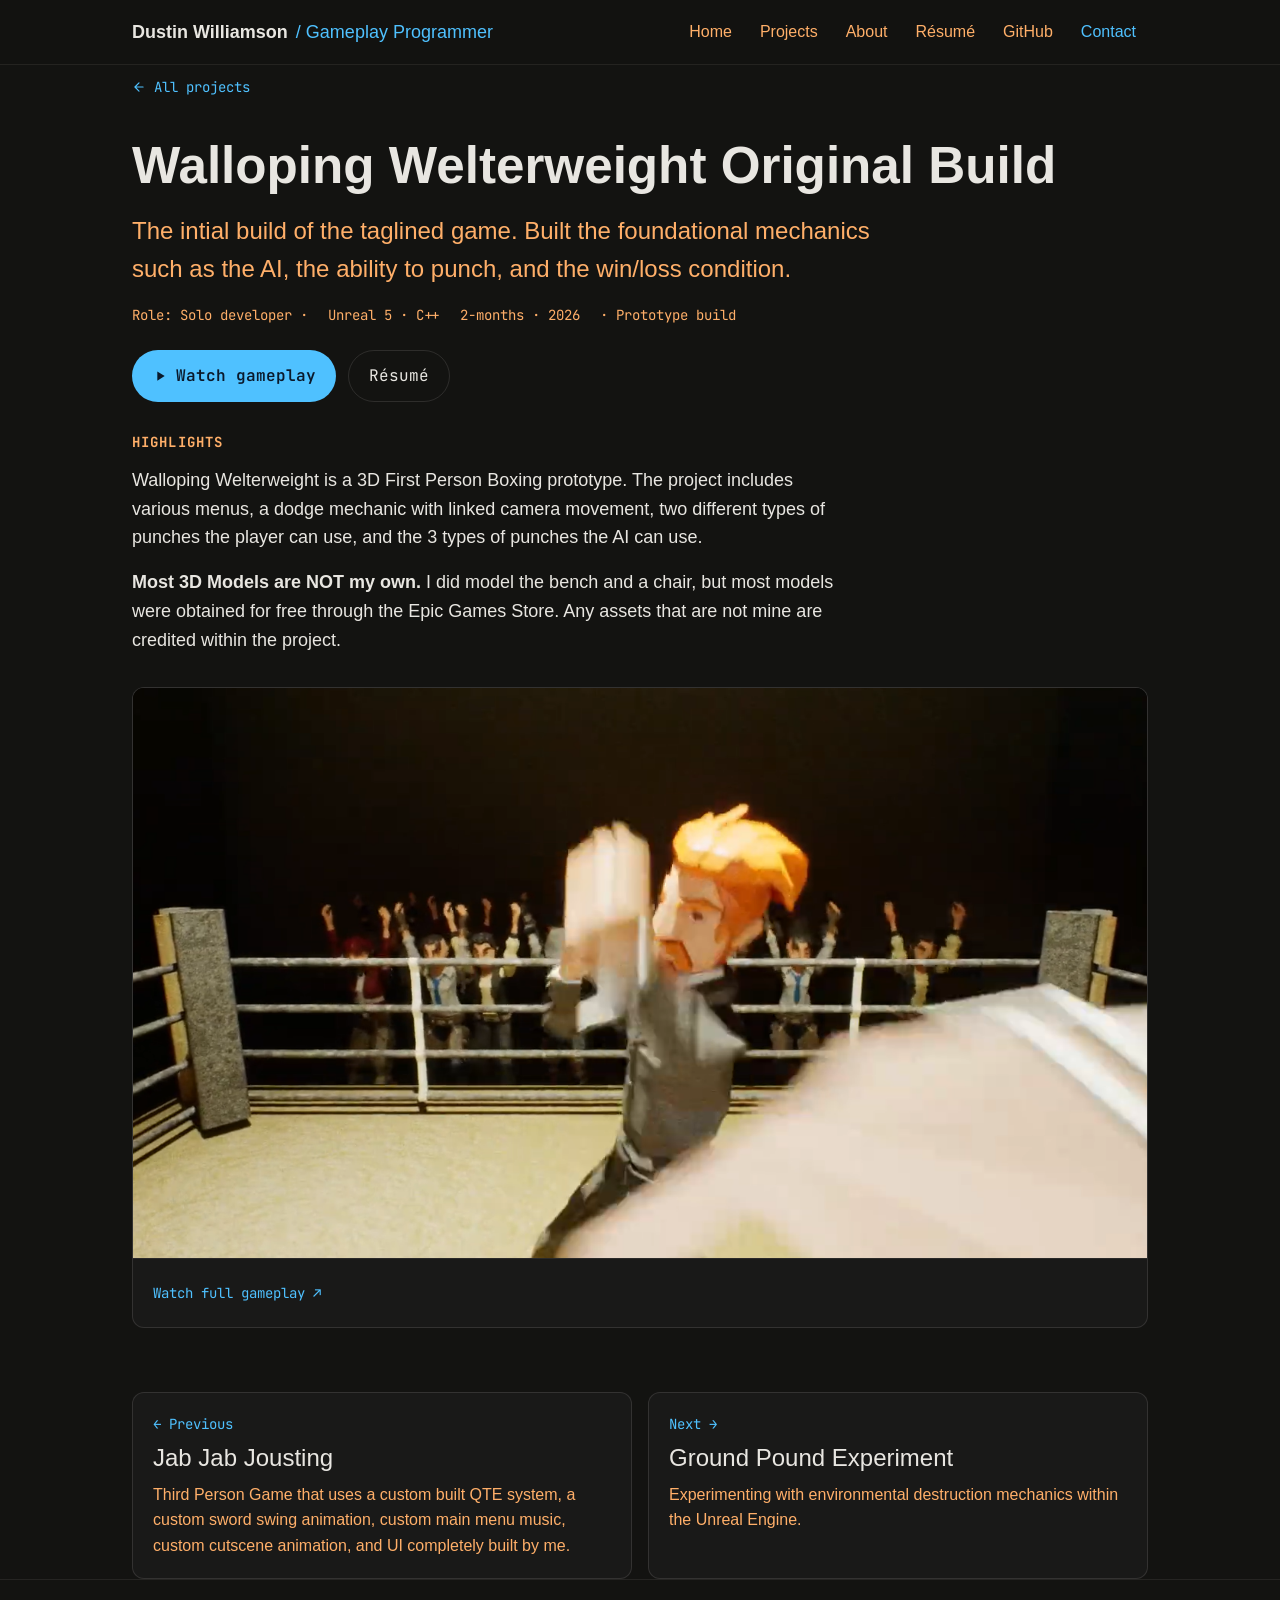
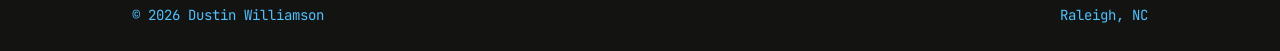
<file: project-WW-OG-Build.html>
<!DOCTYPE html>
<html lang="en">
<head>
  <meta charset="UTF-8" />
  <meta name="viewport" content="width=device-width, initial-scale=1.0" />
  <title>Walloping Welterweight Original Build — Overview · Dustin Williamson</title>
  <meta name="description" content="Skill Breakdown of the Original Build compared to the revision" />
  <link rel="icon" href="data:image/svg+xml,%3Csvg xmlns='http://www.w3.org/2000/svg' viewBox='0 0 32 32'%3E%3Crect width='32' height='32' rx='6' fill='%23131311'/%3E%3Ctext x='16' y='22' font-family='monospace' font-size='16' fill='%234FC1FF' text-anchor='middle'%3EDW%3C/text%3E%3C/svg%3E" />
  <link rel="preconnect" href="https://api.fontshare.com" />
  <link rel="preconnect" href="https://fonts.googleapis.com" />
  <link rel="preconnect" href="https://fonts.gstatic.com" crossorigin />
  <link href="https://api.fontshare.com/v2/css?f[]=clash-display@400,500,600&f[]=satoshi@400,500,700&display=swap" rel="stylesheet" />
  <link href="https://fonts.googleapis.com/css2?family=JetBrains+Mono:wght@400;600&display=swap" rel="stylesheet" />
  <link rel="stylesheet" href="css/styles.css" />
</head>
<body>
  <a class="skip-link" href="#main">Skip to content</a>

  <header class="site-header">
    <div class="container site-header__inner">
      <a class="brand" href="index.html">
        <span>Dustin Williamson</span>
        <span>/ Gameplay Programmer</span>
      </a>
      <button class="nav-toggle" data-nav-toggle aria-expanded="false" aria-controls="site-nav">
        <svg viewBox="0 0 24 24" fill="none" stroke="currentColor" stroke-width="2" stroke-linecap="round" aria-hidden="true"><path d="M4 7h16M4 12h16M4 17h16"/></svg>
        <span class="sr-only">Menu</span>
      </button>
      <nav class="site-nav" id="site-nav" data-nav aria-label="Main">
        <a href="index.html">Home</a>
        <a href="#work">Projects</a>
        <a href="#about">About</a>
        <a href="resume.pdf" download>Résumé</a>
        <a href="https://github.com/KingSizedPayday" target="_blank" rel="noopener">GitHub</a>
        <a class="nav-cta" href="mailto:dswilliamson.js@gmail.com">Contact</a>
      </nav>
    </div>
  </header>

  <main id="main">
    <div class="container">
      <a class="breadcrumb" href="index.html#work">
        <svg width="14" height="14" viewBox="0 0 24 24" fill="none" stroke="currentColor" stroke-width="2" stroke-linecap="round" stroke-linejoin="round" aria-hidden="true"><path d="M19 12H5M12 19l-7-7 7-7"/></svg>
        All projects
      </a>
      <section class="project-header" aria-labelledby="project-title">
        <h1 id="project-title">Walloping Welterweight Original Build</h1>
        <p class="lede">The intial build of the taglined game. Built the foundational mechanics such as the AI, the ability to punch, and the win/loss condition.</p>
        <div style="margin-top: 15px;"></div>
        <div class="project-header__meta">
          <span>Role: Solo developer ·</span>
          <span>Unreal 5 · C++</span>
          <span>2-months · 2026</span>
          <span>· Prototype build</span>
        </div>
        <div class="project-header__actions">
          <a class="btn btn--primary" href="https://www.youtube.com/watch?v=U20_DVmMKRg" target="_blank" rel="noopener">
            <svg width="16" height="16" viewBox="0 0 24 24" fill="currentColor" aria-hidden="true"><path d="M8 5.14v14l11-7-11-7z"/></svg>
            Watch gameplay
          </a>
          <a class="btn btn--ghost" href="resume.pdf" download>Résumé</a>
        </div>
      </section>

      <!-- SHORT OVERVIEW -->
      <section class="prose section" style="padding-block: 0" aria-labelledby="overview-heading">
        <h2 id="overview-heading" class="mono-label" style="margin-bottom: var(--space-4)">Highlights</h2>
        <p>Walloping Welterweight is a 3D First Person Boxing prototype. The project includes various menus, a dodge mechanic with linked camera movement, two different types of punches the player can use, and the 3 types of punches the AI can use. </p>
        <p><strong>Most 3D Models are NOT my own. </strong>I did model the bench and a chair, but most models were obtained for free through the Epic Games Store. Any assets that are not mine are credited within the project.</p>
      </section>

      <!-- GAMEPLAY VIDEO (non-playable project) -->
      <div class="playable">
        <div class="playable__frame">
          <div class="playable__poster">
            <img src="assets/WW_OG.png" alt="Poster for Walloping Welterweight V1" aria-hidden="true" />
            <div class="playable__poster-content">
            </div>
          </div>
        </div>
        <div class="playable__bar">
          <a href="https://www.youtube.com/watch?v=U20_DVmMKRg" target="_blank" rel="noopener">Watch full gameplay ↗</a>
        </div>
      </div>
      <!-- PREV / NEXT -->
      <nav class="prev-next" aria-label="Project navigation">
        <a href="project-JabJabJousting.html">
          <span class="dir">← Previous</span>
          <span class="title">Jab Jab Jousting</span>
          <span class="hook">Third Person Game that uses a custom built QTE system, a custom sword swing animation, custom main menu music, custom cutscene animation, and UI completely built by me.</span>
        </a>
        <a href="project-groundpound.html">
          <span class="dir">Next →</span>
          <span class="title">Ground Pound Experiment</span>
          <span class="hook">Experimenting with environmental destruction mechanics within the Unreal Engine.</span>
        </a>
      </nav>
    </div>
  </main>

  <footer class="site-footer">
    <div class="container site-footer__inner">
      <span>© 2026 Dustin Williamson</span>
      <span>Raleigh, NC</span>
    </div>
  </footer>

  <script src="js/main.js" defer></script>
<script data-pplx-inline-edit>
(function () {
  if (window === window.top) return;
  
  // All responses go to window.top with targetOrigin = the allowlisted origin.
  function postToTrustedTop(message) {
    if (!trustedTopOrigin) return;
    try {
      window.top.postMessage(message, trustedTopOrigin);
    } catch (_error) {}
  }

  const PICK_CAPABILITIES = ["pick"];
  const PICK_CHAIN_LENGTH = 4;
  const PICK_MAX_TEXT_CHARS = 120;
  const PICK_MAX_HTML_CHARS = 300;

  function truncate(value, maxChars) {
    return value.length > maxChars ? value.slice(0, maxChars - 1) + "…" : value;
  }

  function isPickableElement(element) {
    return (
      element instanceof Element &&
      element !== document.documentElement &&
      element !== document.body
    );
  }

  function resolvePickTarget(x, y) {
    if (!Number.isFinite(x) || !Number.isFinite(y)) return null;
    const element = document.elementFromPoint(x, y);
    return isPickableElement(element) ? element.closest("svg") || element : null;
  }

  function pickLabel(element) {
    if (element.id) return element.localName + "#" + element.id;
    return [element.localName].concat(Array.from(element.classList).slice(0, 2)).join(".");
  }

  // Only attributes that help find the element in source. data-* values and URL
  // query strings or fragments can carry tokens.
  const PICK_ATTRIBUTES = new Set([
    "id",
    "class",
    "name",
    "type",
    "role",
    "alt",
    "aria-label",
    "href",
    "src",
  ]);

  function pickAttributeValue(attribute) {
    return attribute.name === "href" || attribute.name === "src"
      ? attribute.value.split(/[?#]/)[0]
      : attribute.value;
  }

  function describePickElement(element) {
    const chain = [];
    for (
      let current = element;
      isPickableElement(current) && chain.length < PICK_CHAIN_LENGTH;
      current = current.parentElement
    ) {
      chain.unshift(current);
    }
    const attributes = Array.from(element.attributes)
      .filter((attribute) => PICK_ATTRIBUTES.has(attribute.name))
      .map((attribute) => ` ${attribute.name}="${pickAttributeValue(attribute).replace(/"/g, "&quot;")}"`)
      .join("");
    const text = (element.innerText || element.textContent || "").replace(/\s+/g, " ").trim();
    return {
      chain: chain.map(pickLabel),
      html: truncate(`<${element.localName}${attributes}>`, PICK_MAX_HTML_CHARS),
      text: text ? truncate(text, PICK_MAX_TEXT_CHARS) : undefined,
    };
  }

  // Hover asks once per frame, and innerText on a large section forces layout,
  // so only the rect is re-read while the pointer stays on the same element.
  // Clicks ask for fresh details since the page may have changed the element.
  let lastPick = null;

  function describePickTarget(element, fresh) {
    if (fresh || lastPick?.element !== element) {
      lastPick = { element, details: describePickElement(element) };
    }
    const rect = element.getBoundingClientRect();
    return {
      rect: { x: rect.left, y: rect.top, width: rect.width, height: rect.height },
      ...lastPick.details,
    };
  }

  function inlineAll(original, clone) {
    if (original.nodeType !== 1 || clone.nodeType !== 1) return;

    try {
      const computedStyle = getComputedStyle(original);
      // cssText on a computed style is the serialized declaration in modern
      // Chromium/Safari — a single read beats enumerating ~400 longhand
      // properties. Firefox returns "" here, so we fall back on empty.
      const serialized = computedStyle.cssText;
      if (serialized) {
        clone.style.cssText = serialized;
      } else {
        const parts = new Array(computedStyle.length);
        for (let index = 0; index < computedStyle.length; index += 1) {
          const property = computedStyle[index];
          parts[index] = `${property}:${computedStyle.getPropertyValue(property)};`;
        }
        clone.style.cssText = parts.join("");
      }
    } catch (_error) {}

    const originalChildren = original.children;
    const clonedChildren = clone.children;
    for (
      let index = 0;
      index < originalChildren.length && index < clonedChildren.length;
      index += 1
    ) {
      inlineAll(originalChildren[index], clonedChildren[index]);
    }
  }

  function extractFontUrl(srcValue) {
    const matches = [
      ...srcValue.matchAll(
        /url\(["']?([^"')]+)["']?\)(?:\s*format\(["']?([^"')]+)["']?\))?/gi,
      ),
    ];
    if (matches.length === 0) return null;
    const woff2 = matches.find((m) => m[2] && m[2].toLowerCase().includes("woff2"));
    if (woff2) return woff2[1];
    const woff = matches.find((m) => m[2] && m[2].toLowerCase().includes("woff"));
    if (woff) return woff[1];
    return matches[0][1];
  }

  // Cache resolved font URL -> data URI across captures. Fonts on a page
  // essentially never change, and a batch run emits multiple captures back to
  // back — without this we'd refetch + re-base64 every time.
  const fontDataUriCache = new Map();
  const SRC_DECLARATION_RE = /src\s*:\s*[^;}]+/i;

  async function fetchAsDataUri(url) {
    if (fontDataUriCache.has(url)) return fontDataUriCache.get(url);
    let dataUri = null;
    try {
      const response = await fetch(url, { mode: "cors", credentials: "omit" });
      if (response.ok) {
        const blob = await response.blob();
        if (blob.size <= MAX_FONT_BYTES) {
          dataUri = await new Promise((resolve) => {
            const reader = new FileReader();
            reader.onloadend = () =>
              resolve(typeof reader.result === "string" ? reader.result : null);
            reader.onerror = () => resolve(null);
            reader.readAsDataURL(blob);
          });
        }
      }
    } catch (_error) {
      dataUri = null;
    }
    fontDataUriCache.set(url, dataUri);
    return dataUri;
  }

  function collectFontFaceRuleTexts() {
    const rules = [];
    for (const sheet of document.styleSheets) {
      let cssRules;
      try {
        cssRules = sheet.cssRules;
      } catch (_error) {
        continue;
      }
      if (!cssRules) continue;
      for (const rule of cssRules) {
        const cssText = rule.cssText || "";
        if (cssText.startsWith("@font-face")) rules.push(cssText);
      }
    }
    return rules;
  }

  async function buildInlinedFontCss() {
    const ruleTexts = collectFontFaceRuleTexts();
    if (ruleTexts.length === 0) return null;

    const resolved = ruleTexts.map((cssText) => {
      if (!SRC_DECLARATION_RE.test(cssText)) return null;
      const srcMatch = cssText.match(/src\s*:\s*([^;}]+)[;}]/i);
      if (!srcMatch) return null;
      const url = extractFontUrl(srcMatch[1]);
      if (!url) return null;
      try {
        return { cssText, url: new URL(url, document.baseURI).href };
      } catch (_error) {
        return null;
      }
    });

    const dataUris = await Promise.all(
      resolved.map((entry) => (entry ? fetchAsDataUri(entry.url) : Promise.resolve(null))),
    );

    const inlined = [];
    let totalBytes = 0;
    for (let index = 0; index < resolved.length; index += 1) {
      const entry = resolved[index];
      const dataUri = dataUris[index];
      if (!entry || !dataUri) continue;
      const approxBytes = dataUri.length * 0.75;
      if (totalBytes + approxBytes > MAX_TOTAL_FONT_BYTES) break;
      totalBytes += approxBytes;
      inlined.push(entry.cssText.replace(SRC_DECLARATION_RE, `src: url("${dataUri}")`));
    }
    return inlined.length > 0 ? inlined.join("\n") : null;
  }

  function stripExternal(clone) {
    const images = clone.querySelectorAll("img");
    for (let index = 0; index < images.length; index += 1) {
      const src = images[index].getAttribute("src");
      if (src && !src.startsWith("data:")) images[index].removeAttribute("src");
    }

    const elements = clone.querySelectorAll("*");
    for (let index = 0; index < elements.length; index += 1) {
      const style = elements[index].style.cssText;
      if (style && style.includes("url(")) {
        elements[index].style.cssText = style.replace(
          /url\(["']?(?!data:)[^)"']*["']?\)/gi,
          "none",
        );
      }
    }
  }

  function emitScroll() {
    scrollRaf = 0;
    if (!scrollForwarding) return;
    postToTrustedTop({
      type: "INLINE_EDIT_SCROLL",
      scrollX: window.scrollX,
      scrollY: window.scrollY,
      capabilities: PICK_CAPABILITIES,
    });
  }

  window.addEventListener(
    "scroll",
    function () {
      if (!scrollForwarding || scrollRaf) return;
      scrollRaf = requestAnimationFrame(emitScroll);
    },
    { passive: true, capture: true },
  );

  async function handleCaptureRequest(event) {
    const requestId = event.data.requestId;
    const scrollX = window.scrollX;
    const scrollY = window.scrollY;
    const width = window.innerWidth;
    const height = window.innerHeight;

    function postResult(dataUrl) {
      postToTrustedTop({
        type: "INLINE_EDIT_SCREENSHOT_RESULT",
        requestId,
        dataUrl,
        scrollX,
        scrollY,
      });
    }

    try {
      // Wait for any pending web fonts to resolve so both inline metrics and
      // the @font-face inlining below see the same loaded faces.
      if (document.fonts && document.fonts.ready) {
        try {
          await document.fonts.ready;
        } catch (_error) {}
      }

      const clone = document.documentElement.cloneNode(true);
      inlineAll(document.documentElement, clone);

      const removedNodes = clone.querySelectorAll("script,link[rel=\"stylesheet\"],style");
      for (let index = 0; index < removedNodes.length; index += 1) {
        removedNodes[index].remove();
      }

      stripExternal(clone);

      // Re-embed web fonts as data-URI @font-face rules so the SVG rasterizer
      // can resolve them — external font URLs aren't fetched during
      // foreignObject rendering, which would otherwise force a fallback face
      // and change text metrics.
      const inlinedFontCss = await buildInlinedFontCss();
      if (inlinedFontCss) {
        const styleEl = document.createElement("style");
        styleEl.textContent = inlinedFontCss;
        const head = clone.querySelector("head");
        if (head) head.appendChild(styleEl);
        else clone.insertBefore(styleEl, clone.firstChild);
      }

      const html = new XMLSerializer().serializeToString(clone);
      const svg =
        `<svg xmlns="http://www.w3.org/2000/svg" width="${width}" height="${height}">` +
        '<foreignObject width="100%" height="100%">' +
        `<div xmlns="http://www.w3.org/1999/xhtml" style="width:${width}px;height:${height}px;overflow:hidden">` +
        `<div style="position:relative;left:-${scrollX}px;top:-${scrollY}px">` +
        html +
        "</div></div></foreignObject></svg>";
      const svgUrl = `data:image/svg+xml;charset=utf-8,${encodeURIComponent(svg)}`;
      const image = new Image();
      image.onload = function () {
        const canvas = document.createElement("canvas");
        canvas.width = width;
        canvas.height = height;
        canvas.getContext("2d").drawImage(image, 0, 0);
        postResult(canvas.toDataURL("image/png"));
      };
      image.onerror = function () {
        postResult(null);
      };
      image.src = svgUrl;
    } catch (_error) {
      postResult(null);
    }
  }

  window.addEventListener("message", function (event) {
    if (!event.data) return;
    // Only accept messages from the direct parent frame. Blocks sibling /
    // unrelated-window postMessage senders that could otherwise reach us.
    if (event.source !== window.parent) return;

    const trustedParentOrigin = getTrustedParentOrigin(event);
    if (!trustedParentOrigin) return;
    trustedTopOrigin = trustedParentOrigin;

    if (event.data.type === "INLINE_EDIT_PICK") {
      const element = resolvePickTarget(event.data.x, event.data.y);
      postToTrustedTop({
        type: "INLINE_EDIT_PICK_RESULT",
        seq: event.data.seq,
        target: element ? describePickTarget(element, event.data.fresh === true) : null,
      });
      return;
    }

    if (event.data.type === "INLINE_EDIT_SCROLL_START") {
      scrollForwarding = true;
      emitScroll();
      return;
    }

    if (event.data.type === "INLINE_EDIT_SCROLL_STOP") {
      scrollForwarding = false;
      if (scrollRaf) cancelAnimationFrame(scrollRaf);
      scrollRaf = 0;
      return;
    }

    if (event.data.type === "INLINE_EDIT_SCROLL_BY") {
      const { deltaX, deltaY, deltaMode } = event.data;
      if (!scrollForwarding || !Number.isFinite(deltaX) || !Number.isFinite(deltaY)) return;
      if (deltaMode !== 0 && deltaMode !== 1 && deltaMode !== 2) return;
      const lineHeight =
        parseFloat(getComputedStyle(document.documentElement).lineHeight) || DEFAULT_LINE_HEIGHT;
      const scaleX = deltaMode === 1 ? lineHeight : deltaMode === 2 ? window.innerWidth : 1;
      const scaleY = deltaMode === 1 ? lineHeight : deltaMode === 2 ? window.innerHeight : 1;
      // The selection overlay receives the wheel event instead of this iframe.
      // Instant scrolling preserves trackpad deltas even on smooth-scroll sites.
      window.scrollBy({ left: deltaX * scaleX, top: deltaY * scaleY, behavior: "instant" });
      emitScroll();
      return;
    }

    if (event.data.type !== "INLINE_EDIT_CAPTURE_REQUEST") return;

    handleCaptureRequest(event);
  });
})();


</script></body>
</html>
</file>
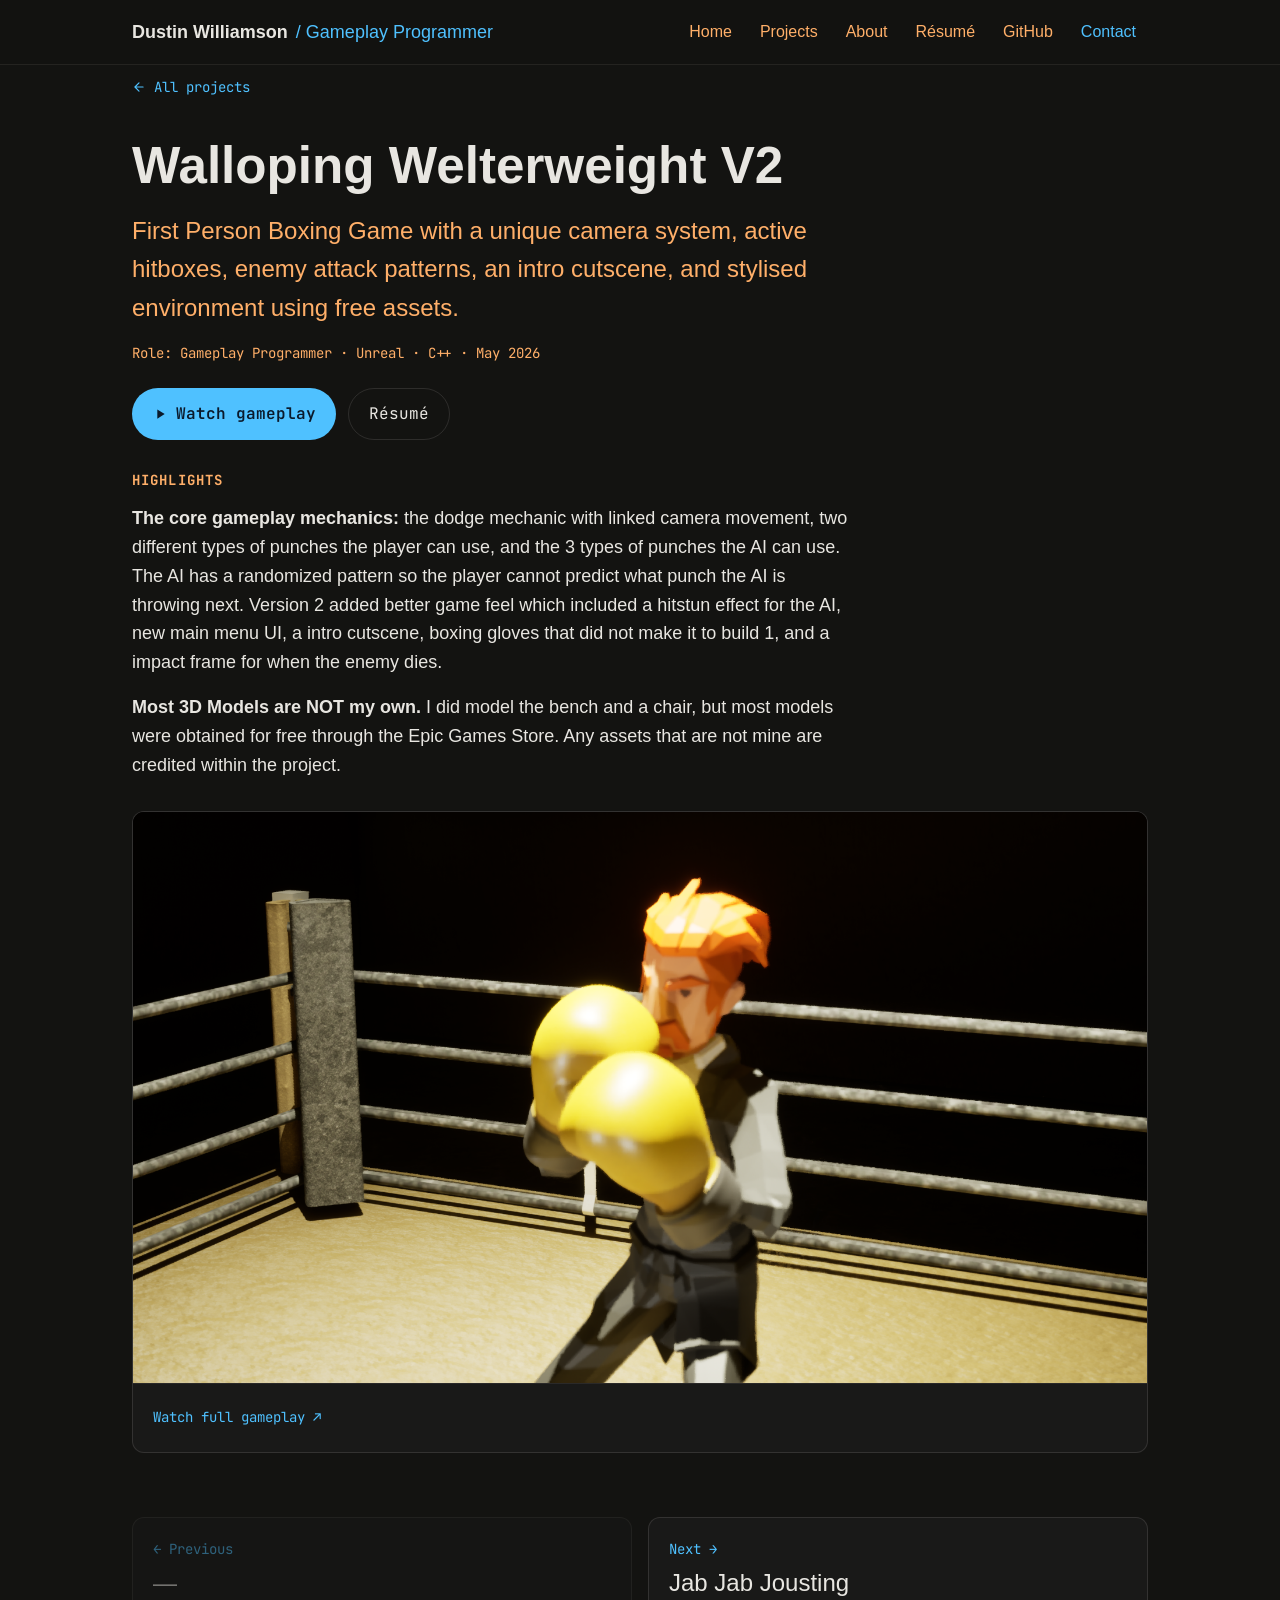
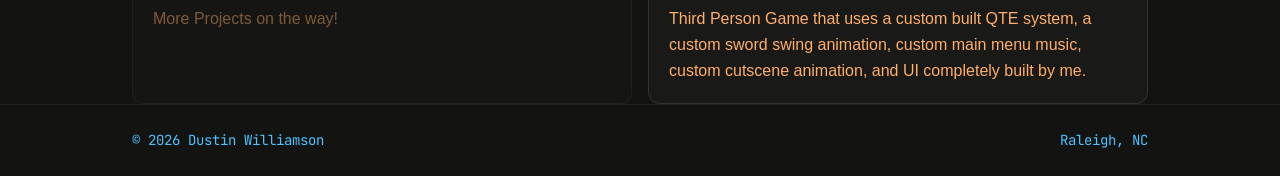
<file: project.html>
<!DOCTYPE html>
<html lang="en">
<head>
  <meta charset="UTF-8" />
  <meta name="viewport" content="width=device-width, initial-scale=1.0" />
  <title>Revised Walloping Welterweight · Dustin Williamson</title>
  <meta name="description" content="Case study: building the flanking AI and squad coordination system for Bulwark Protocol, a top-down arena shooter. Goal, problem, solution, iteration." />
  <link rel="icon" href="data:image/svg+xml,%3Csvg xmlns='http://www.w3.org/2000/svg' viewBox='0 0 32 32'%3E%3Crect width='32' height='32' rx='6' fill='%23131311'/%3E%3Ctext x='16' y='22' font-family='monospace' font-size='16' fill='%234FC1FF' text-anchor='middle'%3EDW%3C/text%3E%3C/svg%3E" />
  <link rel="preconnect" href="https://api.fontshare.com" />
  <link rel="preconnect" href="https://fonts.googleapis.com" />
  <link rel="preconnect" href="https://fonts.gstatic.com" crossorigin />
  <link href="https://api.fontshare.com/v2/css?f[]=clash-display@400,500,600&f[]=satoshi@400,500,700&display=swap" rel="stylesheet" />
  <link href="https://fonts.googleapis.com/css2?family=JetBrains+Mono:wght@400;600&display=swap" rel="stylesheet" />
  <link rel="stylesheet" href="css/styles.css" />
</head>
<body>
  <a class="skip-link" href="#main">Skip to content</a>

  <header class="site-header">
    <div class="container site-header__inner">
      <a class="brand" href="index.html">
        <span>Dustin Williamson</span>
        <span>/ Gameplay Programmer</span>
      </a>
      <button class="nav-toggle" data-nav-toggle aria-expanded="false" aria-controls="site-nav">
        <svg viewBox="0 0 24 24" fill="none" stroke="currentColor" stroke-width="2" stroke-linecap="round" aria-hidden="true"><path d="M4 7h16M4 12h16M4 17h16"/></svg>
        <span class="sr-only">Menu</span>
      </button>
      <nav class="site-nav" id="site-nav" data-nav aria-label="Main">
        <a href="index.html">Home</a>
        <a href="#work">Projects</a>
        <a href="#about">About</a>
        <a href="resume.pdf" download>Résumé</a>
        <a href="https://github.com/KingSizedPayday" target="_blank" rel="noopener">GitHub</a>
        <a class="nav-cta" href="mailto:dswilliamson.js@gmail.com">Contact</a>
      </nav>
    </div>
  </header>

  <main id="main">
    <!-- PROJECT HEADER -->
    <div class="container">
      <a class="breadcrumb" href="index.html#work">
        <svg width="14" height="14" viewBox="0 0 24 24" fill="none" stroke="currentColor" stroke-width="2" stroke-linecap="round" stroke-linejoin="round" aria-hidden="true"><path d="M19 12H5M12 19l-7-7 7-7"/></svg>
        All projects
      </a>
      <section class="project-header" aria-labelledby="project-title">
        <h1 id="project-title">Walloping Welterweight V2</h1>
        <p class="lede">First Person Boxing Game with a unique camera system, active hitboxes, enemy attack patterns, an intro cutscene, and stylised environment using free assets.</p>
        <div style="margin-top: 15px;"></div>
        <div class="project-header__meta">
          <span>
          <span>Role: Gameplay Programmer ·</span>
          <span>Unreal · C++</span>
          <span>· May 2026</span>
        </div>
        <div class="project-header__actions">
          <a class="btn btn--primary" href="https://www.youtube.com/watch?v=kByJWmnYk9w" target="_blank" rel="noopener">
            <svg width="16" height="16" viewBox="0 0 24 24" fill="currentColor" aria-hidden="true"><path d="M8 5.14v14l11-7-11-7z"/></svg>
            Watch gameplay
          </a>
          <a class="btn btn--ghost" href="resume.pdf" download>Résumé</a>
        </div>
      </section>

      <!-- SHORT OVERVIEW -->
      <section class="prose section" style="padding-block: 0" aria-labelledby="overview-heading">
        <h2 id="overview-heading" class="mono-label" style="margin-bottom: var(--space-4)">Highlights</h2>
        <p><strong>The core gameplay mechanics:</strong> the dodge mechanic with linked camera movement, two different types of punches the player can use, and the 3 types of punches the AI can use. The AI has a randomized pattern so the player cannot predict what punch the AI is throwing next. Version 2 added better game feel which included a hitstun effect for the AI, new main menu UI, a intro cutscene, boxing gloves that did not make it to build 1, and a impact frame for when the enemy dies.</p>
        <p><strong>Most 3D Models are NOT my own. </strong>I did model the bench and a chair, but most models were obtained for free through the Epic Games Store. Any assets that are not mine are credited within the project.</p>
      </section>

      <!-- Img  -->
      <div class="playable" data-playable>
        <div class="playable__frame">
          <div class="playable__poster">
            <img src="assets/Walloping Welterweight Poster.png" alt="" aria-hidden="true" />
            <div class="playable__poster-content">
            </div>
          </div>
        </div>
        <div class="playable__bar">
          <a href="https://www.youtube.com/@dswilliamson" target="_blank" rel="noopener">Watch full gameplay ↗</a>
        </div>
      </div>
      
      <!-- PREV / NEXT -->
      <nav class="prev-next" aria-label="Project navigation">
        <a href="project.html" aria-disabled="true">
          <span class="dir">← Previous</span>
          <span class="title">—</span>
          <span class="hook">More Projects on the way!</span>
        </a>
        <a href="project-JabJabJousting.html">
          <span class="dir">Next →</span>
          <span class="title">Jab Jab Jousting</span>
          <span class="hook">Third Person Game that uses a custom built QTE system, a custom sword swing animation, custom main menu music, custom cutscene animation, and UI completely built by me.</span>
        </a>
      </nav>
    </div>
  </main>

  <footer class="site-footer">
    <div class="container site-footer__inner">
      <span>© 2026 Dustin Williamson</span>
      <span>Raleigh, NC</span>
    </div>
  </footer>

  <script src="js/main.js" defer></script>
<script data-pplx-inline-edit>
(function () {
  if (window === window.top) return;

  // All responses go to window.top with targetOrigin = the allowlisted origin.
  function postToTrustedTop(message) {
    if (!trustedTopOrigin) return;
    try {
      window.top.postMessage(message, trustedTopOrigin);
    } catch (_error) {}
  }

  const PICK_CAPABILITIES = ["pick"];
  const PICK_CHAIN_LENGTH = 4;
  const PICK_MAX_TEXT_CHARS = 120;
  const PICK_MAX_HTML_CHARS = 300;

  function truncate(value, maxChars) {
    return value.length > maxChars ? value.slice(0, maxChars - 1) + "…" : value;
  }

  function isPickableElement(element) {
    return (
      element instanceof Element &&
      element !== document.documentElement &&
      element !== document.body
    );
  }

  function resolvePickTarget(x, y) {
    if (!Number.isFinite(x) || !Number.isFinite(y)) return null;
    const element = document.elementFromPoint(x, y);
    return isPickableElement(element) ? element.closest("svg") || element : null;
  }

  function pickLabel(element) {
    if (element.id) return element.localName + "#" + element.id;
    return [element.localName].concat(Array.from(element.classList).slice(0, 2)).join(".");
  }

  // Only attributes that help find the element in source. data-* values and URL
  // query strings or fragments can carry tokens.
  const PICK_ATTRIBUTES = new Set([
    "id",
    "class",
    "name",
    "type",
    "role",
    "alt",
    "aria-label",
    "href",
    "src",
  ]);

  function pickAttributeValue(attribute) {
    return attribute.name === "href" || attribute.name === "src"
      ? attribute.value.split(/[?#]/)[0]
      : attribute.value;
  }

  function describePickElement(element) {
    const chain = [];
    for (
      let current = element;
      isPickableElement(current) && chain.length < PICK_CHAIN_LENGTH;
      current = current.parentElement
    ) {
      chain.unshift(current);
    }
    const attributes = Array.from(element.attributes)
      .filter((attribute) => PICK_ATTRIBUTES.has(attribute.name))
      .map((attribute) => ` ${attribute.name}="${pickAttributeValue(attribute).replace(/"/g, "&quot;")}"`)
      .join("");
    const text = (element.innerText || element.textContent || "").replace(/\s+/g, " ").trim();
    return {
      chain: chain.map(pickLabel),
      html: truncate(`<${element.localName}${attributes}>`, PICK_MAX_HTML_CHARS),
      text: text ? truncate(text, PICK_MAX_TEXT_CHARS) : undefined,
    };
  }

  // Hover asks once per frame, and innerText on a large section forces layout,
  // so only the rect is re-read while the pointer stays on the same element.
  // Clicks ask for fresh details since the page may have changed the element.
  let lastPick = null;

  function describePickTarget(element, fresh) {
    if (fresh || lastPick?.element !== element) {
      lastPick = { element, details: describePickElement(element) };
    }
    const rect = element.getBoundingClientRect();
    return {
      rect: { x: rect.left, y: rect.top, width: rect.width, height: rect.height },
      ...lastPick.details,
    };
  }

  function inlineAll(original, clone) {
    if (original.nodeType !== 1 || clone.nodeType !== 1) return;

    try {
      const computedStyle = getComputedStyle(original);
      // cssText on a computed style is the serialized declaration in modern
      // Chromium/Safari — a single read beats enumerating ~400 longhand
      // properties. Firefox returns "" here, so we fall back on empty.
      const serialized = computedStyle.cssText;
      if (serialized) {
        clone.style.cssText = serialized;
      } else {
        const parts = new Array(computedStyle.length);
        for (let index = 0; index < computedStyle.length; index += 1) {
          const property = computedStyle[index];
          parts[index] = `${property}:${computedStyle.getPropertyValue(property)};`;
        }
        clone.style.cssText = parts.join("");
      }
    } catch (_error) {}

    const originalChildren = original.children;
    const clonedChildren = clone.children;
    for (
      let index = 0;
      index < originalChildren.length && index < clonedChildren.length;
      index += 1
    ) {
      inlineAll(originalChildren[index], clonedChildren[index]);
    }
  }

  function extractFontUrl(srcValue) {
    const matches = [
      ...srcValue.matchAll(
        /url\(["']?([^"')]+)["']?\)(?:\s*format\(["']?([^"')]+)["']?\))?/gi,
      ),
    ];
    if (matches.length === 0) return null;
    const woff2 = matches.find((m) => m[2] && m[2].toLowerCase().includes("woff2"));
    if (woff2) return woff2[1];
    const woff = matches.find((m) => m[2] && m[2].toLowerCase().includes("woff"));
    if (woff) return woff[1];
    return matches[0][1];
  }

  // Cache resolved font URL -> data URI across captures. Fonts on a page
  // essentially never change, and a batch run emits multiple captures back to
  // back — without this we'd refetch + re-base64 every time.
  const fontDataUriCache = new Map();
  const SRC_DECLARATION_RE = /src\s*:\s*[^;}]+/i;

  async function fetchAsDataUri(url) {
    if (fontDataUriCache.has(url)) return fontDataUriCache.get(url);
    let dataUri = null;
    try {
      const response = await fetch(url, { mode: "cors", credentials: "omit" });
      if (response.ok) {
        const blob = await response.blob();
        if (blob.size <= MAX_FONT_BYTES) {
          dataUri = await new Promise((resolve) => {
            const reader = new FileReader();
            reader.onloadend = () =>
              resolve(typeof reader.result === "string" ? reader.result : null);
            reader.onerror = () => resolve(null);
            reader.readAsDataURL(blob);
          });
        }
      }
    } catch (_error) {
      dataUri = null;
    }
    fontDataUriCache.set(url, dataUri);
    return dataUri;
  }

  function collectFontFaceRuleTexts() {
    const rules = [];
    for (const sheet of document.styleSheets) {
      let cssRules;
      try {
        cssRules = sheet.cssRules;
      } catch (_error) {
        continue;
      }
      if (!cssRules) continue;
      for (const rule of cssRules) {
        const cssText = rule.cssText || "";
        if (cssText.startsWith("@font-face")) rules.push(cssText);
      }
    }
    return rules;
  }

  async function buildInlinedFontCss() {
    const ruleTexts = collectFontFaceRuleTexts();
    if (ruleTexts.length === 0) return null;

    const resolved = ruleTexts.map((cssText) => {
      if (!SRC_DECLARATION_RE.test(cssText)) return null;
      const srcMatch = cssText.match(/src\s*:\s*([^;}]+)[;}]/i);
      if (!srcMatch) return null;
      const url = extractFontUrl(srcMatch[1]);
      if (!url) return null;
      try {
        return { cssText, url: new URL(url, document.baseURI).href };
      } catch (_error) {
        return null;
      }
    });

    const dataUris = await Promise.all(
      resolved.map((entry) => (entry ? fetchAsDataUri(entry.url) : Promise.resolve(null))),
    );

    const inlined = [];
    let totalBytes = 0;
    for (let index = 0; index < resolved.length; index += 1) {
      const entry = resolved[index];
      const dataUri = dataUris[index];
      if (!entry || !dataUri) continue;
      const approxBytes = dataUri.length * 0.75;
      if (totalBytes + approxBytes > MAX_TOTAL_FONT_BYTES) break;
      totalBytes += approxBytes;
      inlined.push(entry.cssText.replace(SRC_DECLARATION_RE, `src: url("${dataUri}")`));
    }
    return inlined.length > 0 ? inlined.join("\n") : null;
  }

  function stripExternal(clone) {
    const images = clone.querySelectorAll("img");
    for (let index = 0; index < images.length; index += 1) {
      const src = images[index].getAttribute("src");
      if (src && !src.startsWith("data:")) images[index].removeAttribute("src");
    }

    const elements = clone.querySelectorAll("*");
    for (let index = 0; index < elements.length; index += 1) {
      const style = elements[index].style.cssText;
      if (style && style.includes("url(")) {
        elements[index].style.cssText = style.replace(
          /url\(["']?(?!data:)[^)"']*["']?\)/gi,
          "none",
        );
      }
    }
  }

  function emitScroll() {
    scrollRaf = 0;
    if (!scrollForwarding) return;
    postToTrustedTop({
      type: "INLINE_EDIT_SCROLL",
      scrollX: window.scrollX,
      scrollY: window.scrollY,
      capabilities: PICK_CAPABILITIES,
    });
  }

  window.addEventListener(
    "scroll",
    function () {
      if (!scrollForwarding || scrollRaf) return;
      scrollRaf = requestAnimationFrame(emitScroll);
    },
    { passive: true, capture: true },
  );

  async function handleCaptureRequest(event) {
    const requestId = event.data.requestId;
    const scrollX = window.scrollX;
    const scrollY = window.scrollY;
    const width = window.innerWidth;
    const height = window.innerHeight;

    function postResult(dataUrl) {
      postToTrustedTop({
        type: "INLINE_EDIT_SCREENSHOT_RESULT",
        requestId,
        dataUrl,
        scrollX,
        scrollY,
      });
    }

    try {
      // Wait for any pending web fonts to resolve so both inline metrics and
      // the @font-face inlining below see the same loaded faces.
      if (document.fonts && document.fonts.ready) {
        try {
          await document.fonts.ready;
        } catch (_error) {}
      }

      const clone = document.documentElement.cloneNode(true);
      inlineAll(document.documentElement, clone);

      const removedNodes = clone.querySelectorAll("script,link[rel=\"stylesheet\"],style");
      for (let index = 0; index < removedNodes.length; index += 1) {
        removedNodes[index].remove();
      }

      stripExternal(clone);

      // Re-embed web fonts as data-URI @font-face rules so the SVG rasterizer
      // can resolve them — external font URLs aren't fetched during
      // foreignObject rendering, which would otherwise force a fallback face
      // and change text metrics.
      const inlinedFontCss = await buildInlinedFontCss();
      if (inlinedFontCss) {
        const styleEl = document.createElement("style");
        styleEl.textContent = inlinedFontCss;
        const head = clone.querySelector("head");
        if (head) head.appendChild(styleEl);
        else clone.insertBefore(styleEl, clone.firstChild);
      }

      const html = new XMLSerializer().serializeToString(clone);
      const svg =
        `<svg xmlns="http://www.w3.org/2000/svg" width="${width}" height="${height}">` +
        '<foreignObject width="100%" height="100%">' +
        `<div xmlns="http://www.w3.org/1999/xhtml" style="width:${width}px;height:${height}px;overflow:hidden">` +
        `<div style="position:relative;left:-${scrollX}px;top:-${scrollY}px">` +
        html +
        "</div></div></foreignObject></svg>";
      const svgUrl = `data:image/svg+xml;charset=utf-8,${encodeURIComponent(svg)}`;
      const image = new Image();
      image.onload = function () {
        const canvas = document.createElement("canvas");
        canvas.width = width;
        canvas.height = height;
        canvas.getContext("2d").drawImage(image, 0, 0);
        postResult(canvas.toDataURL("image/png"));
      };
      image.onerror = function () {
        postResult(null);
      };
      image.src = svgUrl;
    } catch (_error) {
      postResult(null);
    }
  }

  window.addEventListener("message", function (event) {
    if (!event.data) return;
    // Only accept messages from the direct parent frame. Blocks sibling /
    // unrelated-window postMessage senders that could otherwise reach us.
    if (event.source !== window.parent) return;

    const trustedParentOrigin = getTrustedParentOrigin(event);
    if (!trustedParentOrigin) return;
    trustedTopOrigin = trustedParentOrigin;

    if (event.data.type === "INLINE_EDIT_PICK") {
      const element = resolvePickTarget(event.data.x, event.data.y);
      postToTrustedTop({
        type: "INLINE_EDIT_PICK_RESULT",
        seq: event.data.seq,
        target: element ? describePickTarget(element, event.data.fresh === true) : null,
      });
      return;
    }

    if (event.data.type === "INLINE_EDIT_SCROLL_START") {
      scrollForwarding = true;
      emitScroll();
      return;
    }

    if (event.data.type === "INLINE_EDIT_SCROLL_STOP") {
      scrollForwarding = false;
      if (scrollRaf) cancelAnimationFrame(scrollRaf);
      scrollRaf = 0;
      return;
    }

    if (event.data.type === "INLINE_EDIT_SCROLL_BY") {
      const { deltaX, deltaY, deltaMode } = event.data;
      if (!scrollForwarding || !Number.isFinite(deltaX) || !Number.isFinite(deltaY)) return;
      if (deltaMode !== 0 && deltaMode !== 1 && deltaMode !== 2) return;
      const lineHeight =
        parseFloat(getComputedStyle(document.documentElement).lineHeight) || DEFAULT_LINE_HEIGHT;
      const scaleX = deltaMode === 1 ? lineHeight : deltaMode === 2 ? window.innerWidth : 1;
      const scaleY = deltaMode === 1 ? lineHeight : deltaMode === 2 ? window.innerHeight : 1;
      // The selection overlay receives the wheel event instead of this iframe.
      // Instant scrolling preserves trackpad deltas even on smooth-scroll sites.
      window.scrollBy({ left: deltaX * scaleX, top: deltaY * scaleY, behavior: "instant" });
      emitScroll();
      return;
    }

    if (event.data.type !== "INLINE_EDIT_CAPTURE_REQUEST") return;

    handleCaptureRequest(event);
  });
})();


</script></body>
</html>
</file>
<file: css/styles.css>
/* ============================================================
   DUSTIN WILLIAMSON — GAME PROGRAMMER PORTFOLIO
   Complimentary Orange/Blue 
   Fonts: Clash Display / Satoshi / JetBrains Mono.
   ============================================================ */

/*Design*/
:root {
  /* Type scale */
  --text-xs: clamp(0.75rem, 0.7rem + 0.25vw, 0.875rem);
  --text-sm: clamp(0.875rem, 0.8rem + 0.35vw, 1rem);
  --text-base: clamp(1rem, 0.95rem + 0.25vw, 1.125rem);
  --text-lg: clamp(1.125rem, 1rem + 0.75vw, 1.5rem);
  --text-xl: clamp(1.5rem, 1.2rem + 1.25vw, 2.25rem);
  --text-2xl: clamp(2rem, 1.2rem + 2.5vw, 3.5rem);

  /* Spacing (4px system) */
  --space-1: 0.25rem; --space-2: 0.5rem; --space-3: 0.75rem;
  --space-4: 1rem; --space-5: 1.25rem; --space-6: 1.5rem;
  --space-8: 2rem; --space-10: 2.5rem; --space-12: 3rem;
  --space-16: 4rem; --space-20: 5rem; --space-24: 6rem;

  /* Palette */
  --color-bg: #131311;
  --color-surface: #191918;
  --color-surface-2: #1e1e1c;
  --color-surface-offset: #222220;
  --color-border: oklch(from #e8e6e1 l c h / 0.12);
  --color-divider: oklch(from #e8e6e1 l c h / 0.08);
  --color-text: #e8e6e1;
  --color-text-muted: #ffaf69;
  --color-text-faint: #4FC1FF;
  --color-text-inverse: #131311;

  /* Single accent Modified*/
  --color-primary: #4FC1FF;
  --color-primary-dim: #4FC1FF;
  --color-primary-ink: #0a192b;

  /* Radius */
  --radius-sm: 0.375rem; --radius-md: 0.5rem;
  --radius-lg: 0.75rem; --radius-xl: 1rem; --radius-full: 9999px;

  /* Shadows */
  --shadow-sm: 0 1px 2px oklch(0 0 0 / 0.35);
  --shadow-md: 0 4px 12px oklch(0 0 0 / 0.45);
  --shadow-lg: 0 12px 32px oklch(0 0 0 / 0.55);

  /* Motion */
  --transition-interactive: 180ms cubic-bezier(0.16, 1, 0.3, 1);

  /* Fonts */
  --font-display: 'Clash Display', 'Satoshi', sans-serif;
  --font-body: 'Satoshi', 'Helvetica Neue', sans-serif;
  --font-mono: 'JetBrains Mono', 'SFMono-Regular', monospace;

  /* Content widths */
  --content-narrow: 640px;
  --content-default: 1080px;
  --content-wide: 1200px;
}

/* ---- Base ---- */
*, *::before, *::after { box-sizing: border-box; margin: 0; padding: 0; }

html {
  -webkit-text-size-adjust: none;
  text-size-adjust: none;
  -webkit-font-smoothing: antialiased;
  -moz-osx-font-smoothing: grayscale;
  text-rendering: optimizeLegibility;
  scroll-behavior: smooth;
  scroll-padding-top: var(--space-16);
}

body {
  min-height: 100dvh;
  line-height: 1.6;
  font-family: var(--font-body);
  font-size: var(--text-base);
  color: var(--color-text);
  background-color: var(--color-bg);
}

img, picture, video, canvas, svg { display: block; max-width: 100%; height: auto; }

input, button, textarea, select { font: inherit; color: inherit; }
button { cursor: pointer; background: none; border: none; }

h1, h2, h3, h4 { text-wrap: balance; line-height: 1.15; font-family: var(--font-display); }
p, li, figcaption { text-wrap: pretty; max-width: 72ch; }

::selection { background: oklch(from var(--color-primary) l c h / 0.3); color: var(--color-text); }

:focus-visible {
  outline: 2px solid var(--color-primary);
  outline-offset: 3px;
  border-radius: var(--radius-sm);
}

a, button {
  transition: color var(--transition-interactive),
    background var(--transition-interactive),
    border-color var(--transition-interactive),
    box-shadow var(--transition-interactive),
    transform var(--transition-interactive);
}

[hidden] { display: none !important; }

.sr-only {
  position: absolute; width: 1px; height: 1px; padding: 0; margin: -1px;
  overflow: hidden; clip: rect(0,0,0,0); white-space: nowrap; border-width: 0;
}

.skip-link {
  position: absolute; left: var(--space-4); top: var(--space-2); z-index: 100;
  background: var(--color-surface-2); color: var(--color-text);
  padding: var(--space-2) var(--space-4); border-radius: var(--radius-sm);
  transform: translateY(-200%);
}
.skip-link:focus { transform: none; }

@media (prefers-reduced-motion: reduce) {
  *, *::before, *::after {
    animation-duration: 0.01ms !important;
    animation-iteration-count: 1 !important;
    transition-duration: 0.01ms !important;
    scroll-behavior: auto !important;
  }
}

/* ---- Layout helpers ---- */
.container {
  max-width: var(--content-default);
  margin-inline: auto;
  padding-inline: clamp(var(--space-4), 4vw, var(--space-8));
}

.section { padding-block: clamp(var(--space-12), 6vw, var(--space-20)); }

.section + .section { border-top: 1px solid var(--color-divider); }

/* ---- Type utilities ---- */
.mono-label {
  font-family: var(--font-mono);
  font-size: var(--text-xs);
  letter-spacing: 0.08em;
  text-transform: uppercase;
  color: var(--color-text-muted);
}

.page-title { font-size: var(--text-xl); font-weight: 600; }

.lede {
  font-size: var(--text-lg);
  color: var(--color-text-muted);
  max-width: 56ch;
}

/* ---- Buttons ---- */
.btn {
  display: inline-flex; align-items: center; gap: var(--space-2);
  font-family: var(--font-mono); font-size: var(--text-sm);
  padding: var(--space-3) var(--space-5);
  border-radius: var(--radius-full);
  text-decoration: none; white-space: nowrap;
  min-height: 44px;
}
.btn svg { flex: none; }
.btn--primary { background: var(--color-primary); color: var(--color-primary-ink); font-weight: 600; }
.btn--primary:hover { background: #96e8ff; box-shadow: var(--shadow-md); }
.btn--primary:active { background: #4fb9c7; transform: translateY(1px); }
.btn--ghost {
  border: 1px solid var(--color-border); color: var(--color-text);
}
.btn--ghost:hover { border-color: var(--color-text-faint); background: var(--color-surface); }
.btn--ghost:active { transform: translateY(1px); }
.btn--sm { padding: var(--space-2) var(--space-4); font-size: var(--text-xs); }

/* ---- Header / nav ---- */
.site-header {
  position: sticky; top: 0; z-index: 50;
  background: oklch(from #131311 l c h / 0.88);
  backdrop-filter: blur(12px);
  border-bottom: 1px solid var(--color-divider);
}
.site-header__inner {
  display: flex; align-items: center; justify-content: space-between;
  gap: var(--space-4);
  min-height: 64px;
}
.brand {
  display: flex; align-items: baseline; gap: var(--space-2);
  text-decoration: none; color: var(--color-text);
  font-family: var(--font-display); font-weight: 600; font-size: var(--text-base);
}
.brand span:last-child { color: var(--color-text-faint); font-weight: 400; }

.site-nav { display: flex; align-items: center; gap: var(--space-1); }
.site-nav a {
  color: var(--color-text-muted); text-decoration: none;
  font-size: var(--text-sm); padding: var(--space-2) var(--space-3);
  border-radius: var(--radius-sm);
  display: inline-flex; align-items: center; gap: var(--space-2);
  min-height: 44px;
}
.site-nav a:hover { color: var(--color-text); background: var(--color-surface); }
.site-nav a[aria-current="page"] { color: var(--color-text); }
.site-nav .nav-cta { color: var(--color-primary-dim); }
.site-nav .nav-cta:hover { color: var(--color-primary); }

.nav-toggle { display: none; }
.nav-toggle svg { width: 22px; height: 22px; }

@media (max-width: 767px) {
  .nav-toggle {
    display: inline-flex; align-items: center; justify-content: center;
    width: 44px; height: 44px; color: var(--color-text);
  }
  .site-nav {
    display: none;
    position: absolute; top: 100%; left: 0; right: 0;
    flex-direction: column; align-items: stretch; gap: 0;
    background: var(--color-surface); border-bottom: 1px solid var(--color-border);
    padding: var(--space-2) var(--space-4) var(--space-4);
  }
  .site-nav[data-open="true"] { display: flex; }
  .site-nav a { justify-content: space-between; }
}

/* ---- Hero ---- */
.hero { padding-block: clamp(var(--space-10), 6vw, var(--space-20)) 0; }
.hero__grid {
  display: grid; gap: clamp(var(--space-8), 5vw, var(--space-16));
  align-items: center;
  grid-template-columns: 1fr;
}
@media (min-width: 900px) {
  .hero__grid { grid-template-columns: minmax(0, 5fr) minmax(0, 6fr); }
}
.hero__kicker { display: flex; flex-wrap: wrap; gap: var(--space-2) var(--space-4); margin-bottom: var(--space-5); }
.hero h1 {
  font-size: var(--text-2xl); font-weight: 600;
  margin-bottom: var(--space-3);
}
.hero__role { color: var(--color-primary); }
.hero__tagline { font-size: var(--text-lg); color: var(--color-text-muted); margin-bottom: var(--space-6); }
.hero__actions { display: flex; flex-wrap: wrap; gap: var(--space-3); margin-bottom: var(--space-5); }
.hero__meta { display: flex; flex-wrap: wrap; gap: var(--space-2) var(--space-5); }

/* ---- Flagship card ---- */
.flagship {
  background: var(--color-surface);
  border: 1px solid var(--color-border);
  border-radius: var(--radius-lg);
  overflow: hidden;
}
.flagship__media { position: relative; aspect-ratio: 16 / 9; background: #0c0c0b; }
.flagship__media img { width: 100%; height: 100%; object-fit: cover; }
.flagship__badge {
  position: absolute; top: var(--space-3); left: var(--space-3);
  font-family: var(--font-mono); font-size: var(--text-xs); letter-spacing: 0.08em;
  background: oklch(from #131311 l c h / 0.75); color: var(--color-primary);
  padding: var(--space-1) var(--space-3); border-radius: var(--radius-full);
}
.flagship__body { padding: var(--space-5) var(--space-5) var(--space-6); }
.flagship__body h2 { font-size: var(--text-lg); margin-bottom: var(--space-2); }
.flagship__contribution {
  color: var(--color-text-muted); font-size: var(--text-sm);
  margin-bottom: var(--space-4);
}
.flagship__actions { display: flex; flex-wrap: wrap; gap: var(--space-2) var(--space-3); }

/* ---- Work grid ---- */
.work-grid {
  display: grid; gap: var(--space-6);
  grid-template-columns: repeat(auto-fill, minmax(min(300px, 100%), 1fr));
}
.project-card {
  display: flex; flex-direction: column;
  background: var(--color-surface);
  border: 1px solid var(--color-border);
  border-radius: var(--radius-lg);
  overflow: hidden;
  transition: border-color var(--transition-interactive), box-shadow var(--transition-interactive);
}
.project-card:hover { border-color: var(--color-text-faint); box-shadow: var(--shadow-md); }
.project-card__media { aspect-ratio: 16 / 9; background: #0c0c0b; overflow: hidden; }
.project-card__media img {
  width: 100%; height: 100%; object-fit: cover;
  transition: transform 400ms cubic-bezier(0.16, 1, 0.3, 1);
}
.project-card:hover .project-card__media img { transform: scale(1.03); }
.project-card__body { padding: var(--space-4) var(--space-5) var(--space-5); display: flex; flex-direction: column; gap: var(--space-2); flex: 1; }
.project-card__body h3 { font-size: var(--text-lg); }
.project-card__title a { color: var(--color-text); text-decoration: none; }
.project-card__title a:hover { color: var(--color-primary); text-decoration: underline; text-underline-offset: 4px; }
.project-card__hook { color: var(--color-text-muted); font-size: var(--text-sm); }
.project-card__meta { font-family: var(--font-mono); font-size: var(--text-xs); color: var(--color-text-faint); }

/* Stretched link: the title link covers the entire card, so any click
   that isn't on the Video/Code links opens the project. */
.project-card { position: relative; }
.project-card__title a::after {
  content: "";
  position: absolute;
  inset: 0;
  border-radius: inherit;
}
.project-card__links { margin-top: auto; padding-top: var(--space-3); display: flex; gap: var(--space-4); }
.project-card__links a {
  position: relative;
  z-index: 1;
  font-family: var(--font-mono); font-size: var(--text-xs);
  color: var(--color-primary-dim); text-decoration: none;
  display: inline-flex; align-items: center; gap: var(--space-1);
  min-height: 44px; align-items: center;
}
.project-card__links a:hover { color: var(--color-primary); text-decoration: underline; text-underline-offset: 4px; }

/* ---- Skills ---- */
.skills-grid {
  display: grid; gap: var(--space-8);
  grid-template-columns: repeat(auto-fit, minmax(200px, 1fr));
}
.skills-grid h3 {
  font-family: var(--font-mono); font-size: var(--text-xs);
  letter-spacing: 0.08em; text-transform: uppercase;
  color: var(--color-text-faint); margin-bottom: var(--space-3); font-weight: 500;
}
.skills-grid ul { list-style: none; display: flex; flex-direction: column; gap: var(--space-1); }
.skills-grid li { font-size: var(--text-sm); }

/* ---- About / contact ---- */
.about-grid { display: grid; gap: var(--space-8); grid-template-columns: 1fr; }
@media (min-width: 800px) { .about-grid { grid-template-columns: minmax(0, 3fr) minmax(0, 2fr); } }
.contact-list { list-style: none; display: flex; flex-direction: column; gap: var(--space-3); }
.contact-list a {
  color: var(--color-text); text-decoration: none; font-size: var(--text-sm);
  display: inline-flex; align-items: center; gap: var(--space-3);
  padding: var(--space-2) 0; border-bottom: 1px solid var(--color-divider);
}
.contact-list a:hover { color: var(--color-primary); }

/* ---- Footer ---- */
.site-footer { border-top: 1px solid var(--color-divider); padding-block: var(--space-6); }
.site-footer__inner {
  display: flex; flex-wrap: wrap; gap: var(--space-3) var(--space-6);
  justify-content: space-between; align-items: center;
  font-family: var(--font-mono); font-size: var(--text-xs); color: var(--color-text-faint);
}

/* ---- Project page ---- */
.breadcrumb {
  font-family: var(--font-mono); font-size: var(--text-xs);
  color: var(--color-text-faint); text-decoration: none;
  display: inline-flex; align-items: center; gap: var(--space-2);
  padding-block: var(--space-2); min-height: 44px;
}
.breadcrumb:hover { color: var(--color-text); }

.project-header { padding-block: var(--space-4) var(--space-8); }
.project-header h1 { font-size: var(--text-2xl); margin: var(--space-3) 0 var(--space-4); }
.project-header__meta {
  display: flex; flex-wrap: wrap; gap: var(--space-2) var(--space-5);
  font-family: var(--font-mono); font-size: var(--text-xs); color: var(--color-text-muted);
  margin-bottom: var(--space-6);
}
.project-header__actions { display: flex; flex-wrap: wrap; gap: var(--space-3); }

.prose { max-width: 72ch; }
.prose p + p { margin-top: var(--space-4); }
.prose strong { color: var(--color-text); font-weight: 600; }

/* Playable embed area */
.playable {
  margin-block: var(--space-8);
  border: 1px solid var(--color-border);
  border-radius: var(--radius-lg);
  background: var(--color-surface);
  overflow: hidden;
}
.playable__frame { position: relative; aspect-ratio: 16 / 9; background: #0c0c0b; }
.playable__frame canvas { width: 100%; height: 100%; object-fit: contain; }
.playable__poster {
  position: absolute; inset: 0;
  display: flex; flex-direction: column; align-items: center; justify-content: center;
  gap: var(--space-5);
}
.playable__poster img { position: absolute; inset: 0; width: 100%; height: 100%; object-fit: cover; opacity: 1; }
.playable__poster-content { position: relative; display: flex; flex-direction: column; align-items: center; gap: var(--space-5); padding: var(--space-4); text-align: center; }
.playable__note {
  font-family: var(--font-mono); font-size: var(--text-xs); color: var(--color-text-muted);
  text-shadow: 0 1px 4px #000;
}
.playable__bar {
  display: flex; flex-wrap: wrap; gap: var(--space-2) var(--space-4);
  align-items: center; justify-content: space-between;
  padding: var(--space-3) var(--space-5);
  border-top: 1px solid var(--color-divider);
  font-family: var(--font-mono); font-size: var(--text-xs); color: var(--color-text-faint);
}
.playable__bar a { color: var(--color-primary-dim); text-decoration: none; min-height: 44px; display: inline-flex; align-items: center; }
.playable__bar a:hover { color: var(--color-primary); text-decoration: underline; }

/* Case study */
.case-study { max-width: 760px; }
.case-study section + section { margin-top: var(--space-12); }
.case-stage__label {
  font-family: var(--font-mono); font-size: var(--text-xs);
  letter-spacing: 0.1em; text-transform: uppercase;
  color: var(--color-primary-dim);
  display: flex; align-items: center; gap: var(--space-3);
  margin-bottom: var(--space-4);
}
.case-stage__label::after { content: ""; flex: 1; height: 1px; background: var(--color-divider); }
.case-study h2 { font-size: var(--text-lg); margin-bottom: var(--space-4); }
.case-study p + p { margin-top: var(--space-4); }
.case-study ul, .case-study ol { padding-left: var(--space-6); display: flex; flex-direction: column; gap: var(--space-2); margin-top: var(--space-4); }
.case-study code {
  font-family: var(--font-mono); font-size: 0.9em;
  background: var(--color-surface-offset); color: var(--color-primary);
  padding: 0.1em 0.35em; border-radius: var(--radius-sm);
}
.case-study a { color: var(--color-primary-dim); }
.case-study a:hover { color: var(--color-primary); }

.code-block {
  margin-top: var(--space-6);
  background: #0e0e0d;
  border: 1px solid var(--color-border);
  border-radius: var(--radius-md);
  overflow: hidden;
}
.code-block__head {
  display: flex; flex-wrap: wrap; justify-content: space-between; align-items: center; gap: var(--space-2) var(--space-4);
  padding: var(--space-2) var(--space-4);
  border-bottom: 1px solid var(--color-divider);
  font-family: var(--font-mono); font-size: var(--text-xs); color: var(--color-text-faint);
}
.code-block__head a { color: var(--color-primary-dim); text-decoration: none; }
.code-block__head a:hover { color: var(--color-primary); text-decoration: underline; }
.code-block pre {
  padding: var(--space-4); overflow-x: auto;
  font-family: var(--font-mono); font-size: var(--text-xs); line-height: 1.7;
  color: var(--color-text);
}
.code-block .kw { color: var(--color-primary); }
.code-block .cm { color: var(--color-text-faint); }

/* Architecture diagram */
.diagram { margin-top: var(--space-6); border: 1px solid var(--color-border); border-radius: var(--radius-md); background: var(--color-surface); padding: var(--space-4); }
.diagram figcaption { font-family: var(--font-mono); font-size: var(--text-xs); color: var(--color-text-faint); margin-top: var(--space-3); }

/* Stat pair */
.stat-pair {
  margin-top: var(--space-6);
  display: grid; gap: var(--space-4);
  grid-template-columns: repeat(auto-fit, minmax(200px, 1fr));
}
.stat {
  background: var(--color-surface); border: 1px solid var(--color-border);
  border-radius: var(--radius-md); padding: var(--space-4) var(--space-5);
}
.stat__value { font-family: var(--font-display); font-size: var(--text-xl); color: var(--color-primary); }
.stat__label { font-family: var(--font-mono); font-size: var(--text-xs); color: var(--color-text-faint); margin-top: var(--space-1); }

/* Results / prev-next */
.prev-next {
  display: grid; gap: var(--space-4);
  grid-template-columns: 1fr; margin-top: var(--space-16);
}
@media (min-width: 700px) { .prev-next { grid-template-columns: 1fr 1fr; } }
.prev-next a {
  display: flex; flex-direction: column; gap: var(--space-1);
  padding: var(--space-5); text-decoration: none;
  border: 1px solid var(--color-border); border-radius: var(--radius-lg);
  background: var(--color-surface); min-height: 44px;
}
.prev-next a:hover { border-color: var(--color-text-faint); }
.prev-next .dir { font-family: var(--font-mono); font-size: var(--text-xs); color: var(--color-text-faint); }
.prev-next .title { font-family: var(--font-display); font-size: var(--text-lg); color: var(--color-text); }
.prev-next .hook { font-size: var(--text-sm); color: var(--color-text-muted); }
.prev-next a[aria-disabled="true"] { opacity: 0.45; pointer-events: none; }

/* Section headings */
.section-head { margin-bottom: var(--space-8); }
.section-head h2 { font-size: var(--text-xl); margin-top: var(--space-2); }
</file>
